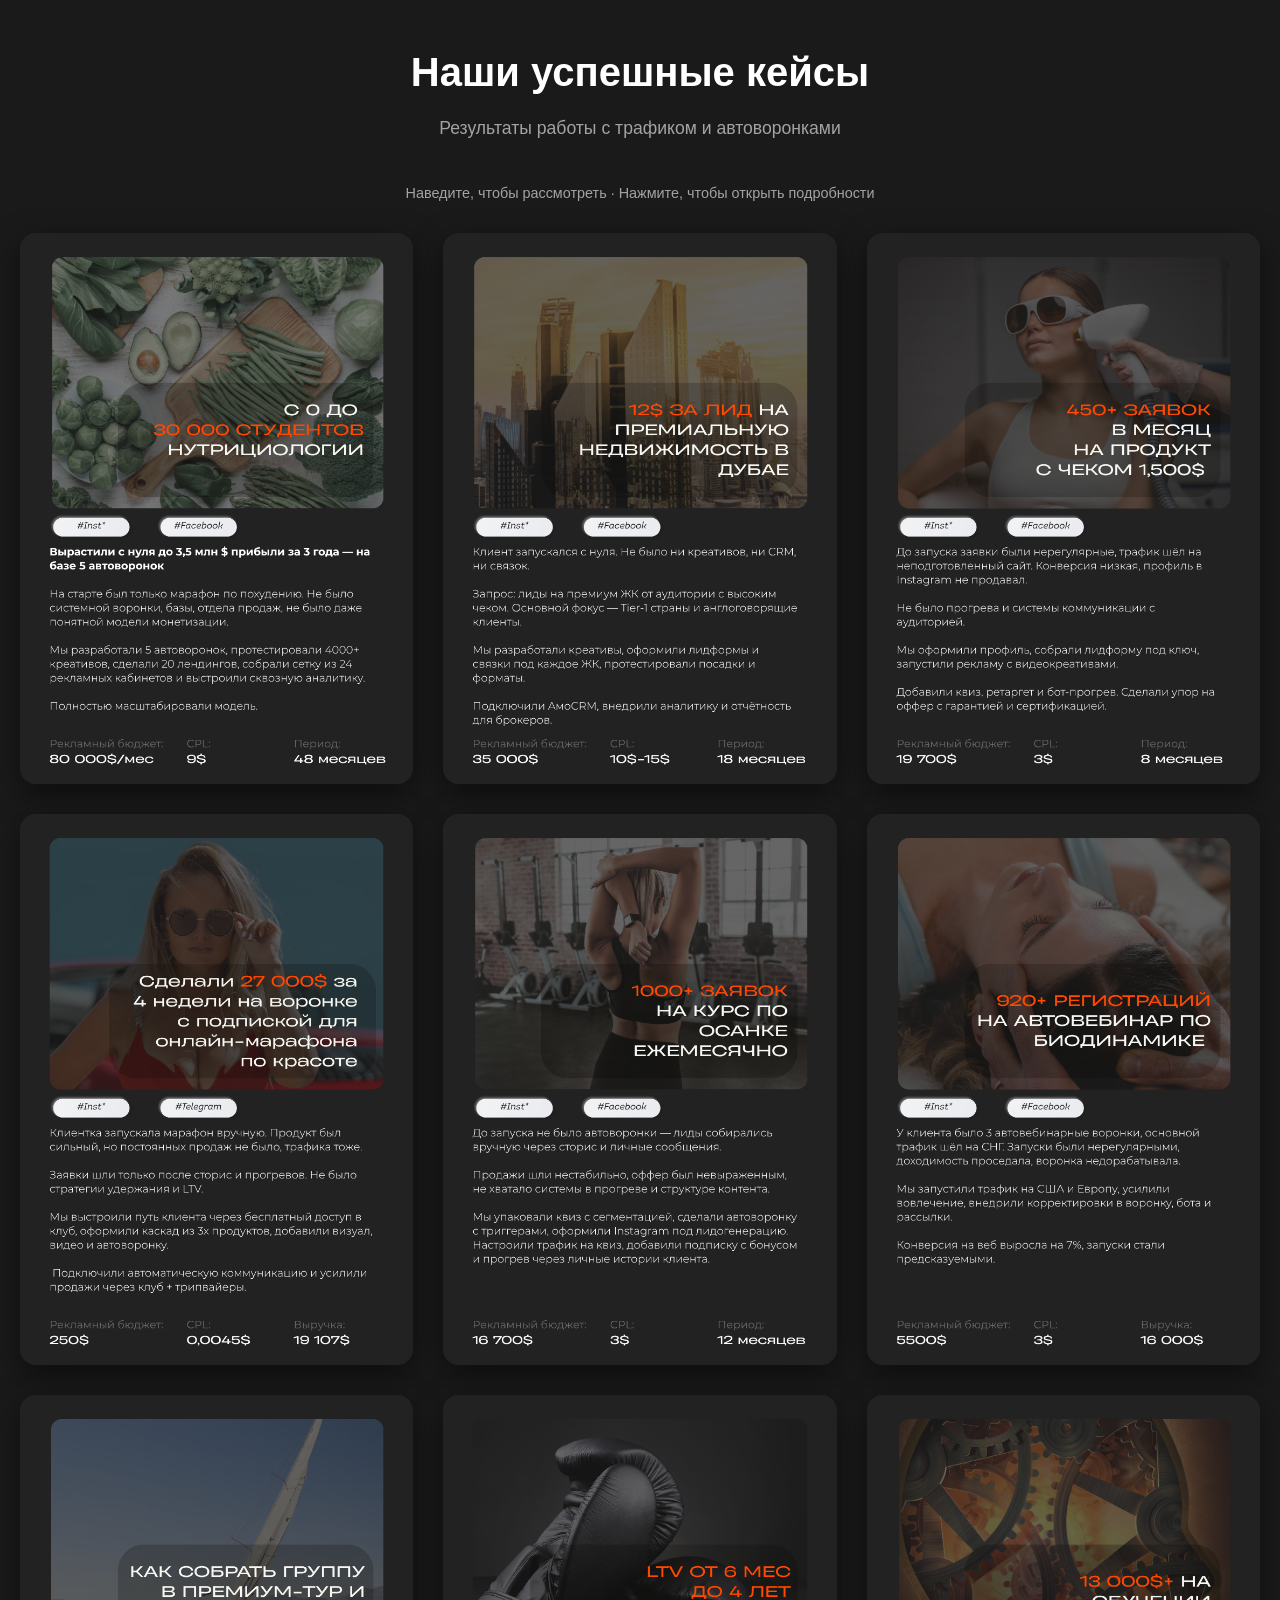
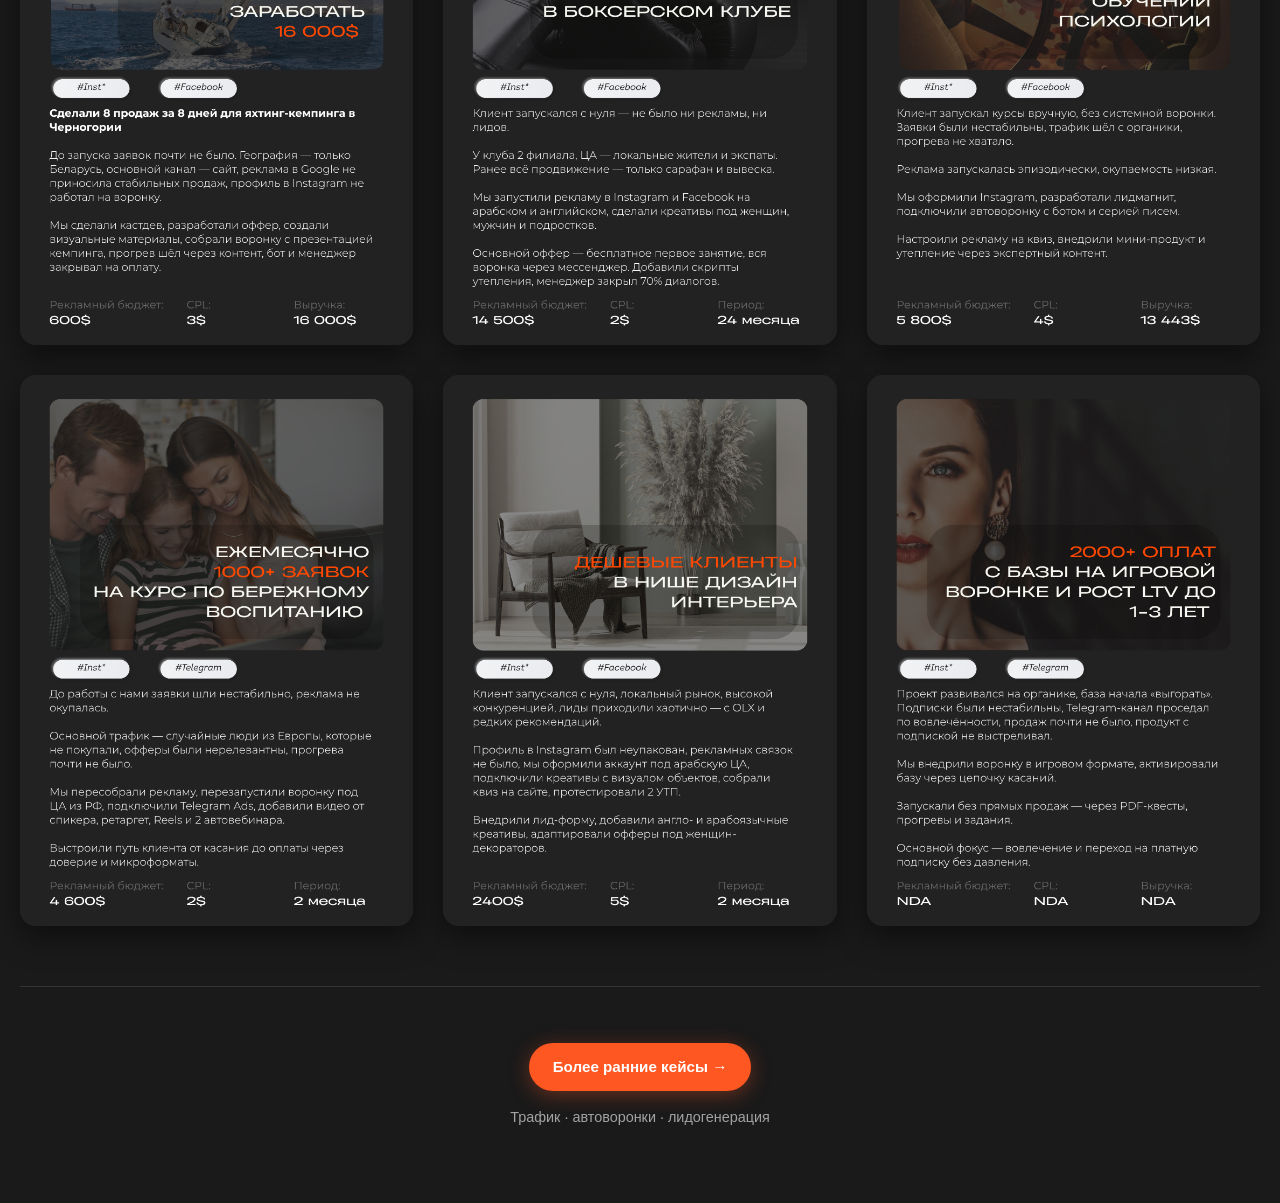
<file: index.html>
<!DOCTYPE html>
<html lang="ru">
<head>
  <meta charset="UTF-8">
  <meta name="viewport" content="width=device-width, initial-scale=1.0">
  <title>Кейсы: Трафик и Воронки</title>
  <meta name="description" content="12 кейсов по трафику, автоворонкам и лидогенерации — регистрации, заявки, рост LTV, премиум-ниши.">
  <style>
    :root {
      --bg-color: #1a1a1a;
      --card-bg: #262626;
      --text-main: #f0f0f0;
      --text-muted: #a3a3a3;
      --accent-orange: #ff5722;
      --tag-bg: #f5f5f5;
      --tag-text: #1a1a1a;
    }

    *, *::before, *::after { box-sizing: border-box; }

    body {
      margin: 0;
      padding: 40px 20px 60px;
      background: var(--bg-color);
      color: var(--text-main);
      font-family: "Segoe UI", Roboto, Helvetica, Arial, sans-serif;
      line-height: 1.6;
    }

    body.modal-open { overflow: hidden; }

    .container { max-width: 1400px; margin: 0 auto; }

    .header { text-align: center; margin-bottom: 40px; }

    .header h1 {
      font-size: clamp(1.75rem, 4vw, 2.5rem);
      margin: 0 0 10px;
      color: #fff;
    }

    .header p {
      color: var(--text-muted);
      font-size: 1.1rem;
      margin: 0;
    }

    .footer-actions {
      display: flex;
      justify-content: center;
      margin-top: 32px;
    }

    .btn {
      display: inline-flex;
      align-items: center;
      gap: 8px;
      padding: 12px 24px;
      border-radius: 999px;
      font-size: 0.95rem;
      font-weight: 600;
      text-decoration: none;
      transition: transform 0.2s ease, box-shadow 0.2s ease;
    }

    .btn-primary {
      background: var(--accent-orange);
      color: #fff;
      box-shadow: 0 4px 20px rgba(255, 87, 34, 0.35);
    }

    .btn-primary:hover {
      transform: translateY(-2px);
      box-shadow: 0 8px 28px rgba(255, 87, 34, 0.45);
    }

    .hint {
      text-align: center;
      color: var(--text-muted);
      font-size: 0.9rem;
      margin-bottom: 28px;
    }

    .cases-grid {
      display: grid;
      grid-template-columns: repeat(auto-fill, minmax(300px, 1fr));
      gap: 30px;
    }

    .case-card {
      margin: 0;
      padding: 0;
      border: none;
      border-radius: 16px;
      overflow: hidden;
      background: var(--card-bg);
      box-shadow: 0 10px 30px rgba(0, 0, 0, 0.5);
      cursor: pointer;
      transition: transform 0.35s ease, box-shadow 0.35s ease;
      transform-origin: center center;
      position: relative;
    }

    .case-card:hover,
    .case-card:focus-visible {
      transform: scale(1.06);
      box-shadow: 0 20px 50px rgba(255, 87, 34, 0.2);
      z-index: 2;
      outline: none;
    }

    .case-card img {
      display: block;
      width: 100%;
      height: auto;
      pointer-events: none;
    }

    .case-card::after {
      content: "Нажмите для подробностей";
      position: absolute;
      left: 0;
      right: 0;
      bottom: 0;
      padding: 12px;
      background: linear-gradient(transparent, rgba(0, 0, 0, 0.85));
      color: #fff;
      font-size: 0.8rem;
      text-align: center;
      opacity: 0;
      transition: opacity 0.3s ease;
    }

    .case-card:hover::after,
    .case-card:focus-visible::after { opacity: 1; }

    .site-footer {
      margin-top: 60px;
      padding-top: 24px;
      border-top: 1px solid #333;
      text-align: center;
      color: var(--text-muted);
      font-size: 0.9rem;
    }

    /* Modal */
    .modal {
      position: fixed;
      inset: 0;
      z-index: 1000;
      display: flex;
      align-items: center;
      justify-content: center;
      padding: 20px;
    }

    .modal[hidden] { display: none; }

    .modal-backdrop {
      position: absolute;
      inset: 0;
      background: rgba(0, 0, 0, 0.82);
      backdrop-filter: blur(4px);
    }

    .modal-dialog {
      position: relative;
      width: min(640px, 100%);
      max-height: 90vh;
      overflow-y: auto;
      background: #fff;
      color: #1a1a1a;
      border-radius: 20px;
      padding: 32px 28px 28px;
      box-shadow: 0 24px 80px rgba(0, 0, 0, 0.5);
    }

    .modal-close {
      position: absolute;
      top: 16px;
      right: 16px;
      width: 36px;
      height: 36px;
      border: none;
      border-radius: 50%;
      background: #f0f0f0;
      color: #333;
      font-size: 1.4rem;
      line-height: 1;
      cursor: pointer;
      transition: background 0.2s;
    }

    .modal-close:hover { background: #e0e0e0; }

    .modal-title {
      margin: 0 40px 12px 0;
      font-size: 1.4rem;
      font-weight: 800;
      text-transform: uppercase;
      letter-spacing: 0.3px;
    }

    .modal-tags {
      display: flex;
      gap: 8px;
      flex-wrap: wrap;
      margin-bottom: 24px;
    }

    .tag {
      background: var(--accent-orange);
      color: #fff;
      padding: 4px 14px;
      border-radius: 999px;
      font-size: 0.82rem;
      font-weight: 600;
    }

    .modal-section { margin-bottom: 22px; }

    .modal-section h3 {
      margin: 0 0 10px;
      font-size: 1rem;
      font-weight: 700;
      color: var(--accent-orange);
      text-transform: uppercase;
      letter-spacing: 0.5px;
    }

    .modal-section ul {
      margin: 0;
      padding-left: 20px;
    }

    .modal-section li {
      margin-bottom: 8px;
      color: #333;
    }

    .modal-stats {
      display: grid;
      grid-template-columns: repeat(auto-fit, minmax(120px, 1fr));
      gap: 16px;
      padding-top: 20px;
      border-top: 2px solid #eee;
      margin-top: 8px;
    }

    .modal-stat-label {
      display: block;
      font-size: 0.78rem;
      color: #888;
      margin-bottom: 4px;
    }

    .modal-stat-value {
      font-size: 1.25rem;
      font-weight: 800;
      color: #1a1a1a;
    }

    @media (max-width: 768px) {
      body { padding: 24px 16px 40px; }

      .cases-grid {
        grid-template-columns: 1fr;
        max-width: 420px;
        margin: 0 auto;
      }

      .case-card:hover,
      .case-card:focus-visible { transform: scale(1.03); }

      .modal-dialog { padding: 24px 20px 20px; }
    }
  </style>
</head>
<body>

<div class="container">
  <header class="header">
    <h1>Наши успешные кейсы</h1>
    <p>Результаты работы с трафиком и автоворонками</p>
  </header>

  <p class="hint">Наведите, чтобы рассмотреть · Нажмите, чтобы открыть подробности</p>

  <main class="cases-grid" id="cases-grid"></main>

  <footer class="site-footer">
    <div class="footer-actions">
      <a class="btn btn-primary" href="recent.html">Более ранние кейсы →</a>
    </div>
    <p>Трафик · автоворонки · лидогенерация</p>
  </footer>
</div>

<div id="case-modal" class="modal" hidden>
  <div class="modal-backdrop"></div>
  <div class="modal-dialog" role="dialog" aria-modal="true" aria-labelledby="modal-title">
    <button class="modal-close" type="button" aria-label="Закрыть">&times;</button>
    <h2 class="modal-title" id="modal-title"></h2>
    <div class="modal-tags"></div>
    <div class="modal-body"></div>
    <div class="modal-stats"></div>
  </div>
</div>

<script src="js/cases-data.js"></script>
<script src="js/sort-utils.js"></script>
<script>
  const grid = document.getElementById("cases-grid");
  const sortedCases = window.sortByRevenueDesc(window.CASES_DATA, (item) => {
    const stats = item.stats || {};
    return window.parseMoneyValue(stats.revenue) || window.parseMoneyValue(stats.budget);
  });

  sortedCases.forEach((item) => {
    const card = document.createElement("button");
    card.className = "case-card";
    card.type = "button";
    card.dataset.case = item.id;
    card.setAttribute("aria-label", "Открыть кейс: " + item.title);
    card.innerHTML = `<img src="${item.image}" alt="${item.title}" loading="lazy" width="730" height="1022">`;
    grid.appendChild(card);
  });
</script>
<script src="js/main.js"></script>
</body>
</html>
</file>
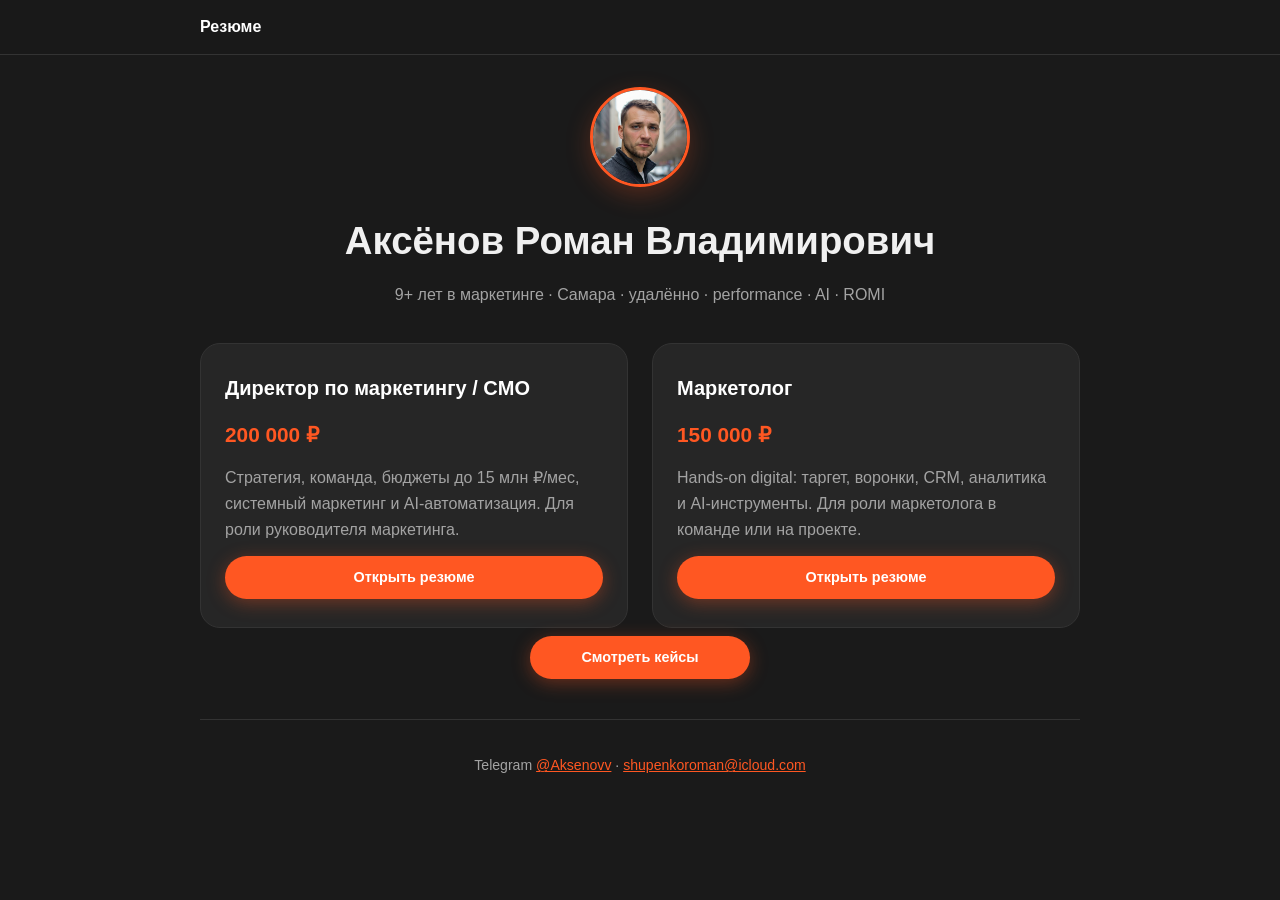
<file: resume/index.html>
<!DOCTYPE html>
<html lang="ru">
<head>
  <meta charset="UTF-8">
  <meta name="viewport" content="width=device-width, initial-scale=1.0">
  <title>Аксёнов Роман — Резюме</title>
  <meta name="description" content="Резюме Аксёнова Романа: директор по маркетингу / CMO и маркетолог. 9+ лет опыта, performance, AI, ROMI.">
  <style>
:root {
  --bg: #1a1a1a;
  --card: #262626;
  --card-soft: #2e2e2e;
  --text: #f0f0f0;
  --muted: #a3a3a3;
  --accent: #ff5722;
  --accent-soft: rgba(255, 87, 34, 0.15);
  --border: #333;
}

*, *::before, *::after { box-sizing: border-box; }

body {
  margin: 0;
  background: var(--bg);
  color: var(--text);
  font-family: "Segoe UI", Roboto, Helvetica, Arial, sans-serif;
  line-height: 1.6;
}

a { color: var(--accent); }

.container {
  max-width: 920px;
  margin: 0 auto;
  padding: 32px 20px 64px;
}

.topbar {
  position: sticky;
  top: 0;
  z-index: 10;
  backdrop-filter: blur(10px);
  background: rgba(26, 26, 26, 0.92);
  border-bottom: 1px solid var(--border);
}

.topbar-inner {
  max-width: 920px;
  margin: 0 auto;
  padding: 14px 20px;
  display: flex;
  justify-content: space-between;
  align-items: center;
  gap: 12px;
  flex-wrap: wrap;
}

.topbar-links {
  display: flex;
  gap: 10px;
  flex-wrap: wrap;
}

.btn {
  display: inline-flex;
  align-items: center;
  justify-content: center;
  gap: 8px;
  padding: 10px 18px;
  border-radius: 999px;
  font-size: 0.9rem;
  font-weight: 600;
  text-decoration: none;
  border: none;
  cursor: pointer;
  transition: transform 0.2s ease, box-shadow 0.2s ease;
}

.btn-primary {
  background: var(--accent);
  color: #fff;
  box-shadow: 0 4px 18px rgba(255, 87, 34, 0.35);
}

.btn-primary:hover {
  transform: translateY(-2px);
  box-shadow: 0 8px 24px rgba(255, 87, 34, 0.45);
}

.btn-ghost {
  background: var(--card);
  color: var(--text);
  border: 1px solid var(--border);
}

.btn-ghost:hover { border-color: var(--accent); }

.hero {
  background: linear-gradient(135deg, #2a2a2a 0%, #1f1f1f 100%);
  border: 1px solid var(--border);
  border-radius: 24px;
  padding: 32px 28px;
  margin-bottom: 28px;
  box-shadow: 0 16px 40px rgba(0, 0, 0, 0.35);
}

.hero-top {
  display: flex;
  align-items: center;
  gap: 24px;
  flex-wrap: wrap;
}

.hero-avatar {
  width: 120px;
  height: 120px;
  border-radius: 50%;
  object-fit: cover;
  border: 3px solid var(--accent);
  box-shadow: 0 8px 24px rgba(255, 87, 34, 0.25);
  flex-shrink: 0;
}

.hero-info { flex: 1; min-width: 220px; }

.hub-avatar {
  width: 100px;
  height: 100px;
  border-radius: 50%;
  object-fit: cover;
  border: 3px solid var(--accent);
  box-shadow: 0 8px 24px rgba(255, 87, 34, 0.25);
  margin-bottom: 16px;
}

.cases-cta {
  text-align: center;
  margin-top: 8px;
  margin-bottom: 32px;
}

.cases-cta .btn { min-width: 220px; }

.hero-badge {
  display: inline-block;
  background: var(--accent-soft);
  color: var(--accent);
  padding: 6px 14px;
  border-radius: 999px;
  font-size: 0.82rem;
  font-weight: 700;
  margin-bottom: 14px;
}

.hero h1 {
  margin: 0 0 8px;
  font-size: clamp(1.8rem, 4vw, 2.6rem);
  line-height: 1.15;
}

.hero-role {
  font-size: 1.15rem;
  color: #fff;
  margin: 0 0 6px;
}

.hero-meta {
  color: var(--muted);
  margin: 0 0 18px;
  font-size: 0.95rem;
}

.hero-salary {
  font-size: 1.5rem;
  font-weight: 800;
  color: var(--accent);
  margin: 0 0 20px;
}

.contacts {
  display: flex;
  flex-wrap: wrap;
  gap: 10px;
}

.contact-chip {
  display: inline-flex;
  align-items: center;
  padding: 8px 14px;
  border-radius: 999px;
  background: var(--card);
  border: 1px solid var(--border);
  color: var(--text);
  text-decoration: none;
  font-size: 0.88rem;
}

.contact-chip:hover { border-color: var(--accent); }

.metrics {
  display: grid;
  grid-template-columns: repeat(auto-fit, minmax(140px, 1fr));
  gap: 14px;
  margin-bottom: 28px;
}

.metric {
  background: var(--card);
  border: 1px solid var(--border);
  border-radius: 16px;
  padding: 18px 16px;
  text-align: center;
}

.metric-value {
  display: block;
  font-size: 1.35rem;
  font-weight: 800;
  color: #fff;
  margin-bottom: 4px;
}

.metric-label {
  font-size: 0.78rem;
  color: var(--muted);
}

.section {
  margin-bottom: 32px;
}

.section h2 {
  margin: 0 0 18px;
  font-size: 1.25rem;
  color: #fff;
  padding-bottom: 10px;
  border-bottom: 2px solid var(--accent);
}

.timeline { display: flex; flex-direction: column; gap: 18px; }

.job {
  background: var(--card);
  border: 1px solid var(--border);
  border-radius: 18px;
  padding: 22px 22px 18px;
  transition: transform 0.25s ease, box-shadow 0.25s ease;
}

.job:hover {
  transform: translateY(-2px);
  box-shadow: 0 12px 28px rgba(255, 87, 34, 0.08);
}

.job-header {
  display: flex;
  justify-content: space-between;
  gap: 12px;
  flex-wrap: wrap;
  margin-bottom: 8px;
}

.job-title {
  margin: 0;
  font-size: 1.08rem;
  color: #fff;
}

.job-period {
  color: var(--accent);
  font-size: 0.85rem;
  font-weight: 700;
  white-space: nowrap;
}

.job-company {
  color: var(--muted);
  font-size: 0.92rem;
  margin: 0 0 12px;
}

.job ul {
  margin: 0;
  padding-left: 18px;
  color: #d8d8d8;
}

.job li { margin-bottom: 6px; }

.job-results {
  margin-top: 14px;
  padding-top: 14px;
  border-top: 1px solid var(--border);
}

.job-results strong {
  display: block;
  margin-bottom: 8px;
  color: var(--accent);
  font-size: 0.85rem;
  text-transform: uppercase;
  letter-spacing: 0.4px;
}

.tags {
  display: flex;
  flex-wrap: wrap;
  gap: 8px;
}

.tag {
  background: #f5f5f5;
  color: #1a1a1a;
  padding: 6px 12px;
  border-radius: 999px;
  font-size: 0.82rem;
  font-weight: 600;
}

.about, .ai-block, .education-block {
  background: var(--card);
  border: 1px solid var(--border);
  border-radius: 18px;
  padding: 22px;
}

.about p, .ai-block p { margin: 0 0 12px; color: #d8d8d8; }
.about p:last-child, .ai-block p:last-child { margin-bottom: 0; }

.ai-block {
  border-color: rgba(255, 87, 34, 0.35);
  background: linear-gradient(180deg, rgba(255, 87, 34, 0.08) 0%, var(--card) 100%);
}

.ai-block h3 {
  margin: 0 0 12px;
  color: var(--accent);
  font-size: 1rem;
}

.ai-block ul {
  margin: 0;
  padding-left: 18px;
  color: #d8d8d8;
}

.lang-grid {
  display: grid;
  grid-template-columns: repeat(auto-fit, minmax(180px, 1fr));
  gap: 12px;
}

.lang-item {
  background: var(--card-soft);
  border-radius: 12px;
  padding: 12px 14px;
}

.lang-item strong { display: block; margin-bottom: 4px; }

.hub-header {
  text-align: center;
  margin-bottom: 36px;
}

.hub-header h1 {
  font-size: clamp(1.8rem, 4vw, 2.4rem);
  margin: 0 0 10px;
}

.hub-header p {
  color: var(--muted);
  margin: 0;
}

.hub-grid {
  display: grid;
  grid-template-columns: repeat(auto-fit, minmax(280px, 1fr));
  gap: 24px;
}

.hub-card {
  background: var(--card);
  border: 1px solid var(--border);
  border-radius: 20px;
  padding: 28px 24px;
  display: flex;
  flex-direction: column;
  gap: 14px;
  transition: transform 0.3s ease, box-shadow 0.3s ease;
}

.hub-card:hover {
  transform: translateY(-4px);
  box-shadow: 0 16px 36px rgba(255, 87, 34, 0.12);
}

.hub-card h2 {
  margin: 0;
  font-size: 1.25rem;
  color: #fff;
}

.hub-card p {
  margin: 0;
  color: var(--muted);
  flex-grow: 1;
}

.hub-card .salary {
  font-size: 1.3rem;
  font-weight: 800;
  color: var(--accent);
}

.hub-actions {
  display: flex;
  flex-direction: column;
  gap: 10px;
}

.site-footer {
  margin-top: 40px;
  padding-top: 20px;
  border-top: 1px solid var(--border);
  text-align: center;
  color: var(--muted);
  font-size: 0.88rem;
}

@media (max-width: 768px) {
  .container { padding: 24px 16px 48px; }
  .hero { padding: 24px 18px; }
  .hero-top { justify-content: center; text-align: center; }
  .hero-info { min-width: 100%; }
  .job { padding: 18px 16px; }
}

  </style>
</head>
<body>
<header class="topbar"><div class="topbar-inner"><span style="font-weight:700;color:#fff;">Резюме</span></div></header>
<main class="container">
<header class="hub-header">
<img class="hub-avatar" src="images/ava.png" alt="Аксёнов Роман Владимирович">
<h1>Аксёнов Роман Владимирович</h1>
<p>9+ лет в маркетинге · Самара · удалённо · performance · AI · ROMI</p>
</header>
<div class="hub-grid">
<article class="hub-card">
<h2>Директор по маркетингу / CMO</h2>
<p class="salary">200 000 ₽</p>
<p>Стратегия, команда, бюджеты до 15 млн ₽/мес, системный маркетинг и AI-автоматизация. Для роли руководителя маркетинга.</p>
<div class="hub-actions">
<a href="cmo.html" class="btn btn-primary">Открыть резюме</a>
</div></article>
<article class="hub-card">
<h2>Маркетолог</h2>
<p class="salary">150 000 ₽</p>
<p>Hands-on digital: таргет, воронки, CRM, аналитика и AI-инструменты. Для роли маркетолога в команде или на проекте.</p>
<div class="hub-actions">
<a href="marketer.html" class="btn btn-primary">Открыть резюме</a>
</div></article>
</div>
<section class="cases-cta">
<a href="https://projectretr0.github.io/cases/" class="btn btn-primary" target="_blank" rel="noopener">Смотреть кейсы</a>
</section>
<footer class="site-footer">
<p>Telegram <a href="https://t.me/Aksenovv" target="_blank" rel="noopener">@Aksenovv</a>
· <a href="mailto:shupenkoroman@icloud.com">shupenkoroman@icloud.com</a></p>
</footer>
</main>
</body>
</html>
</file>
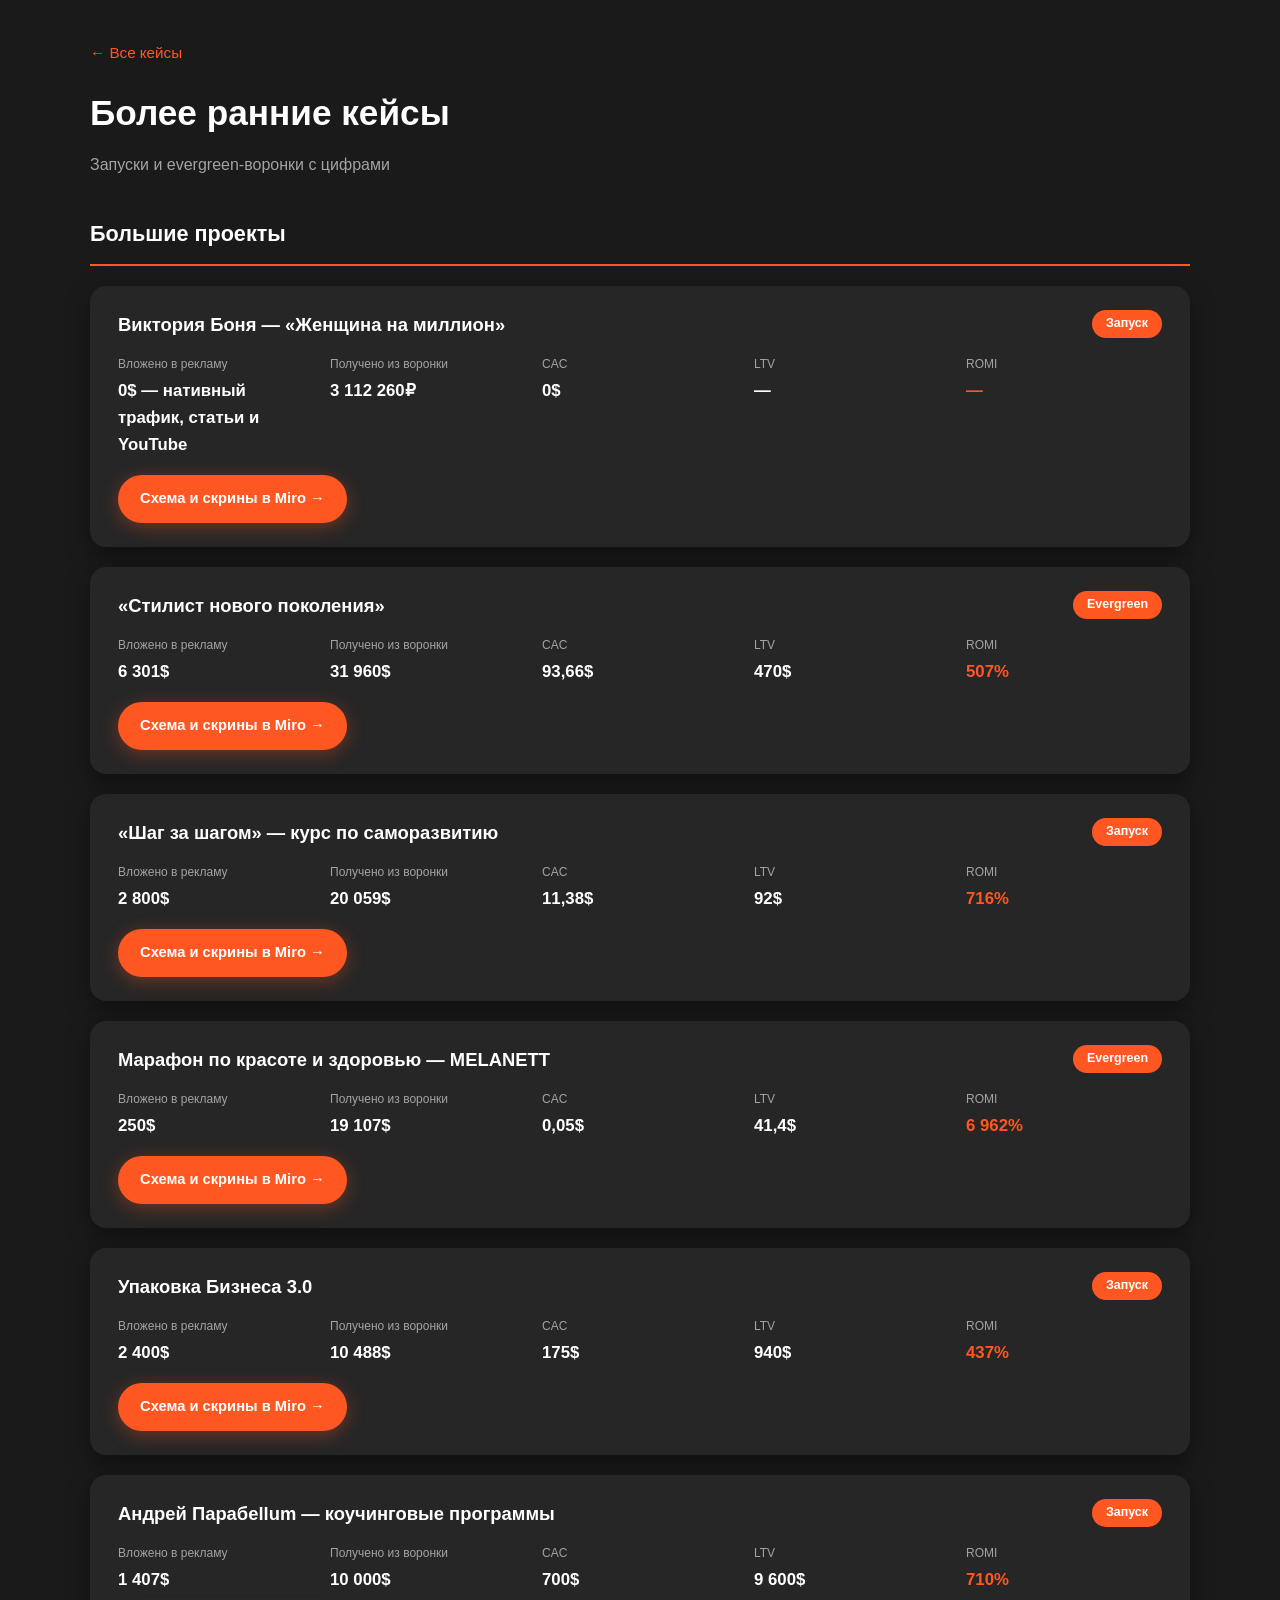
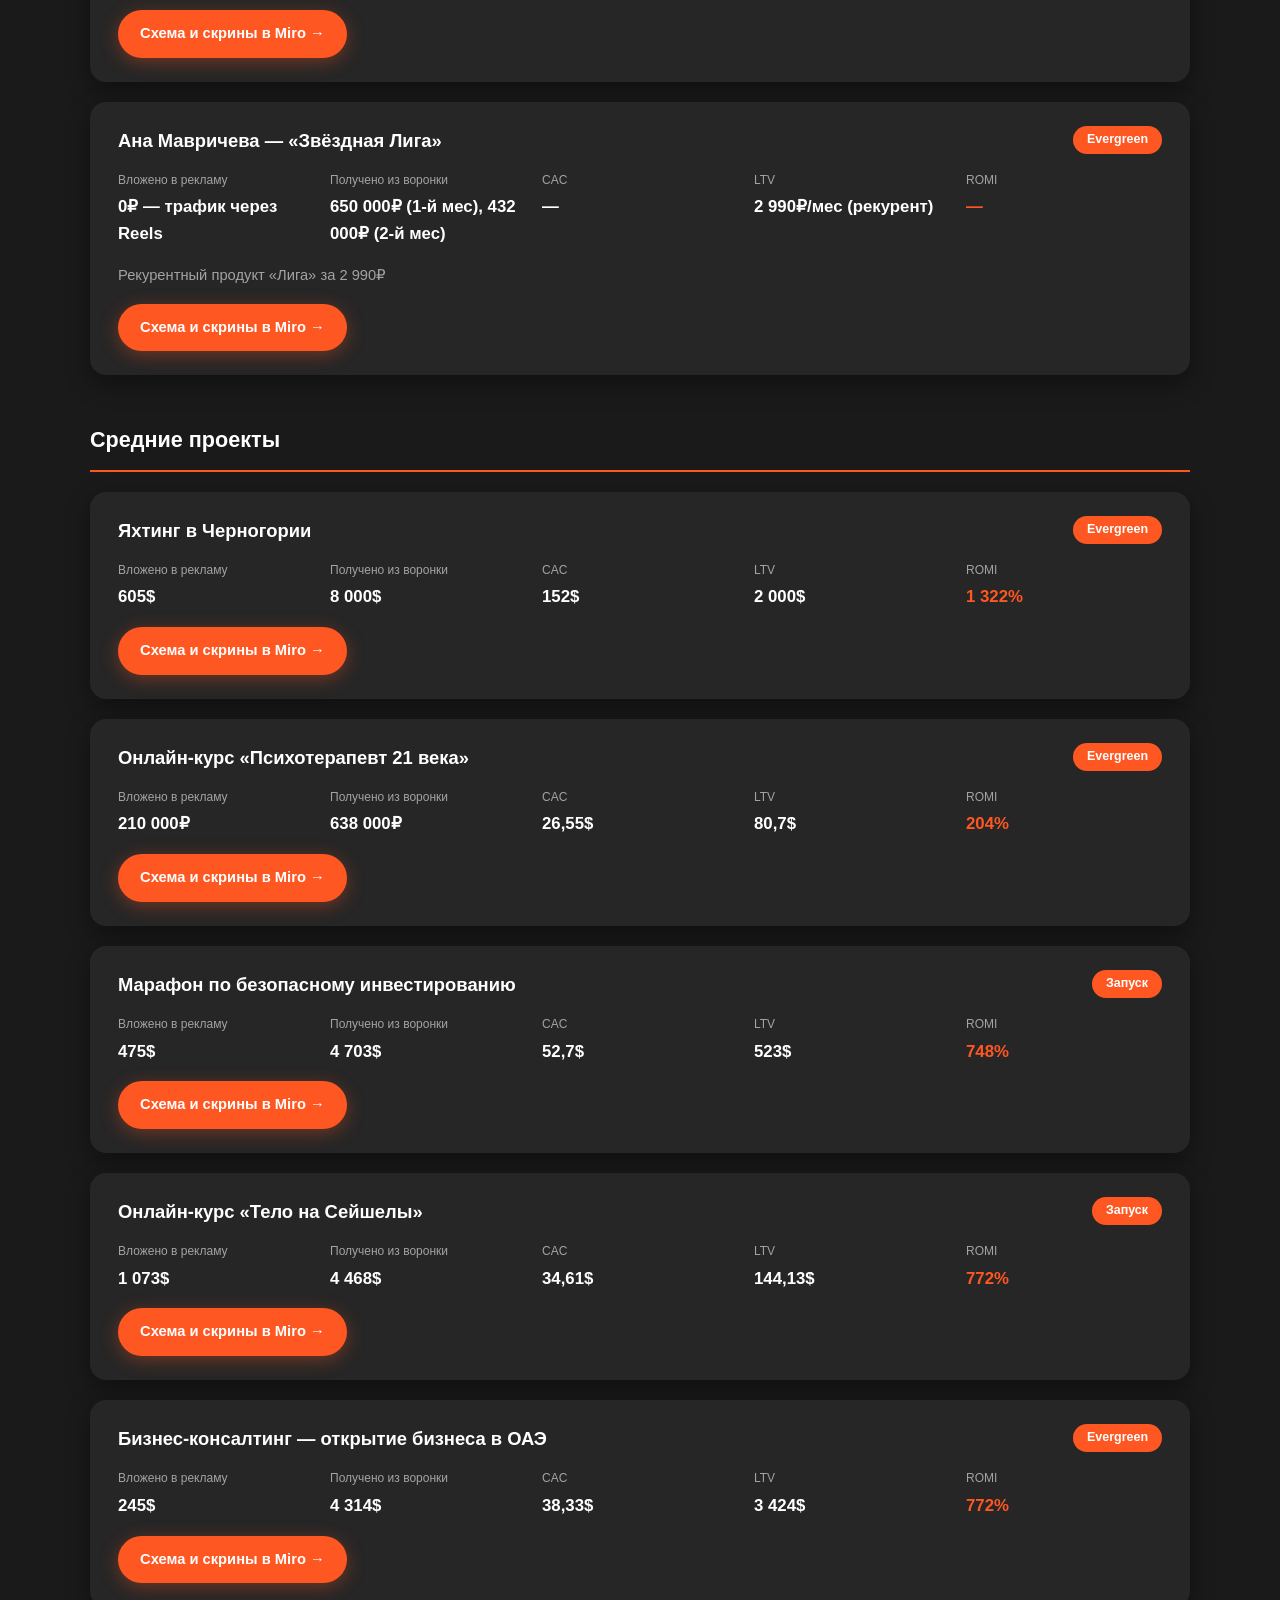
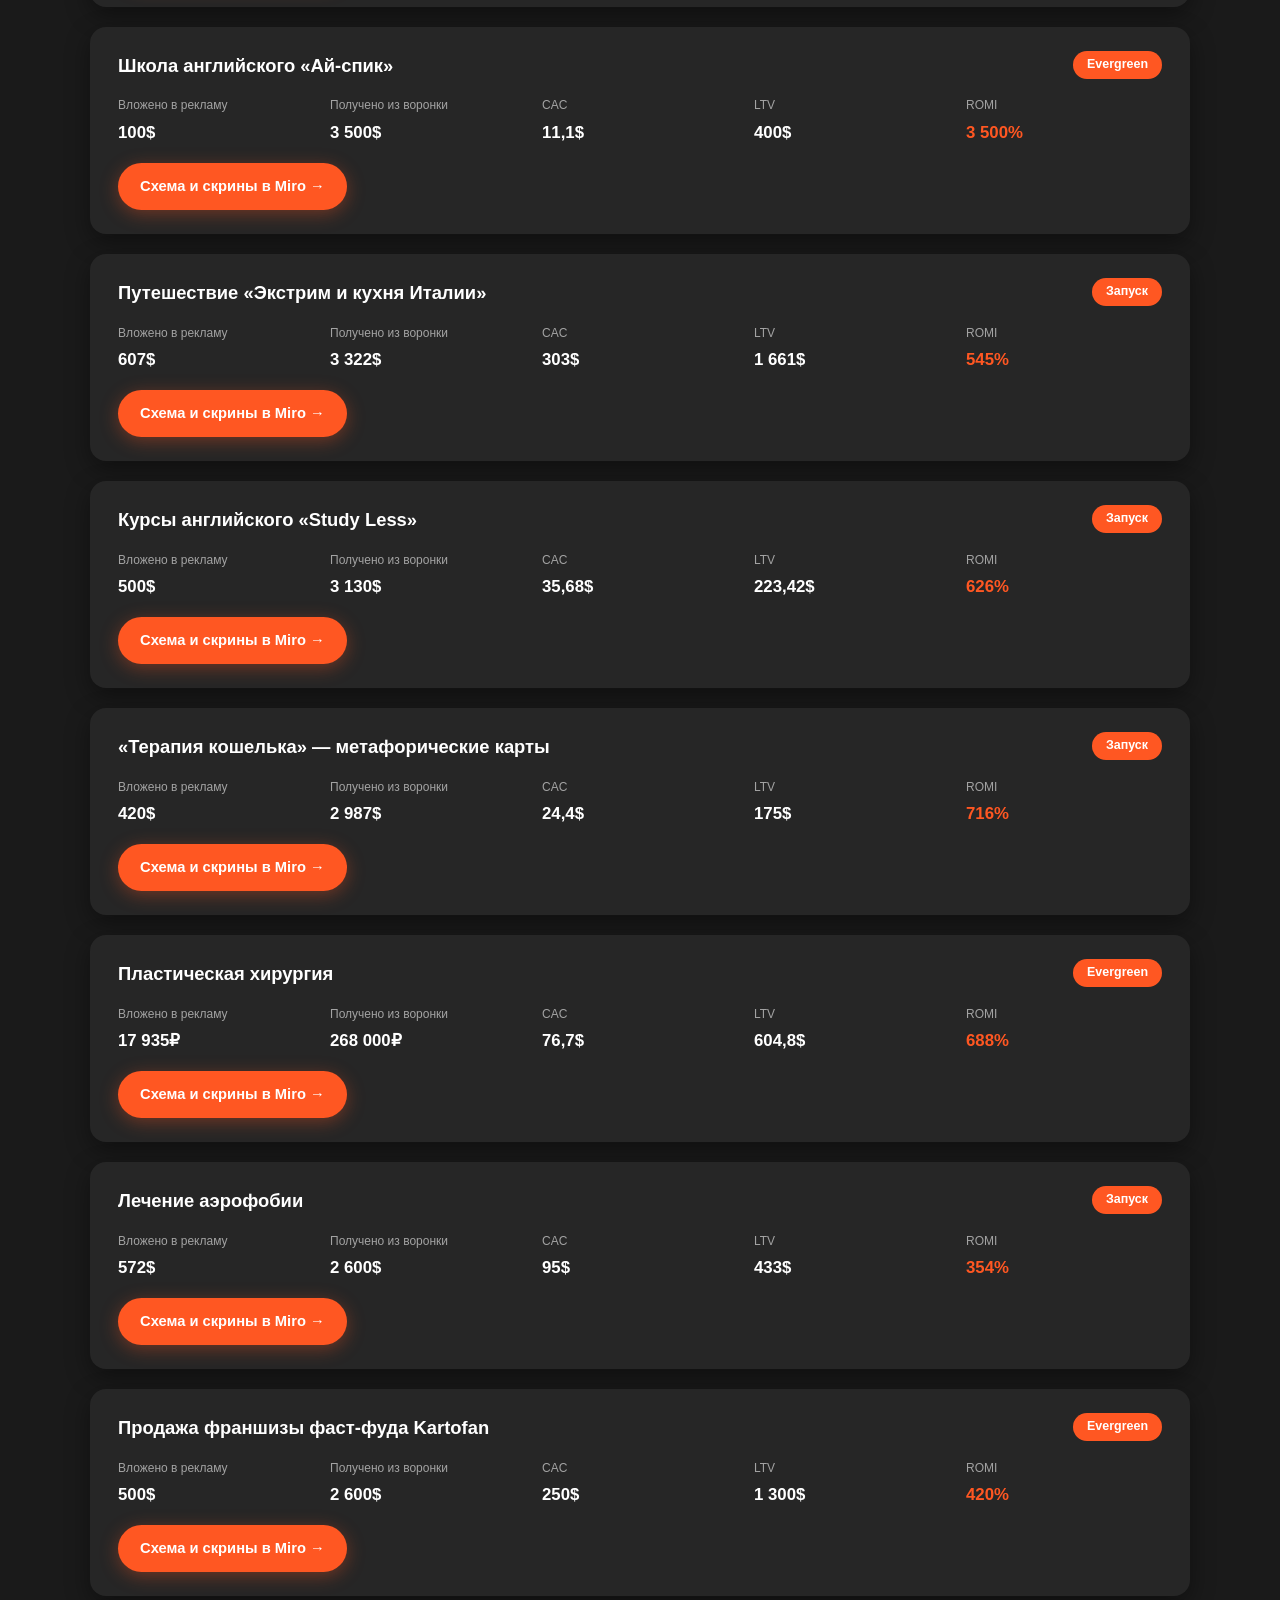
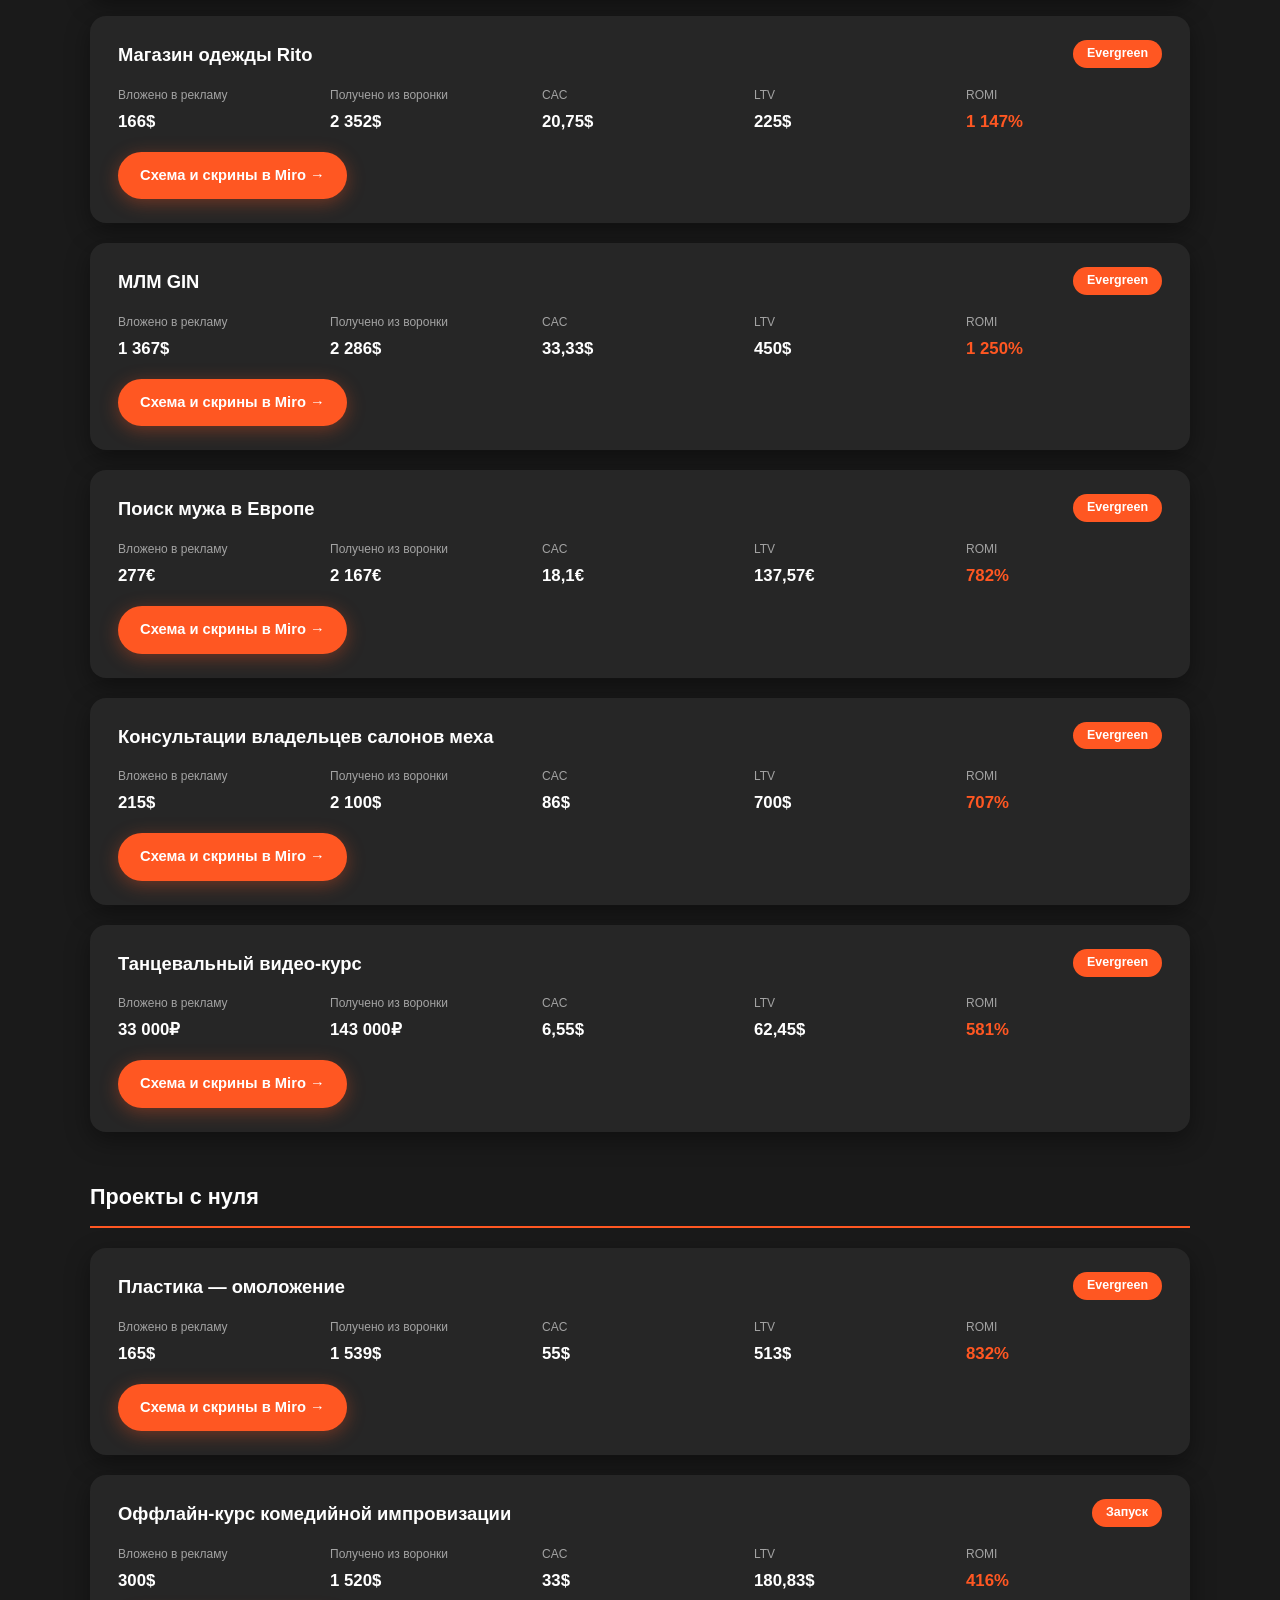
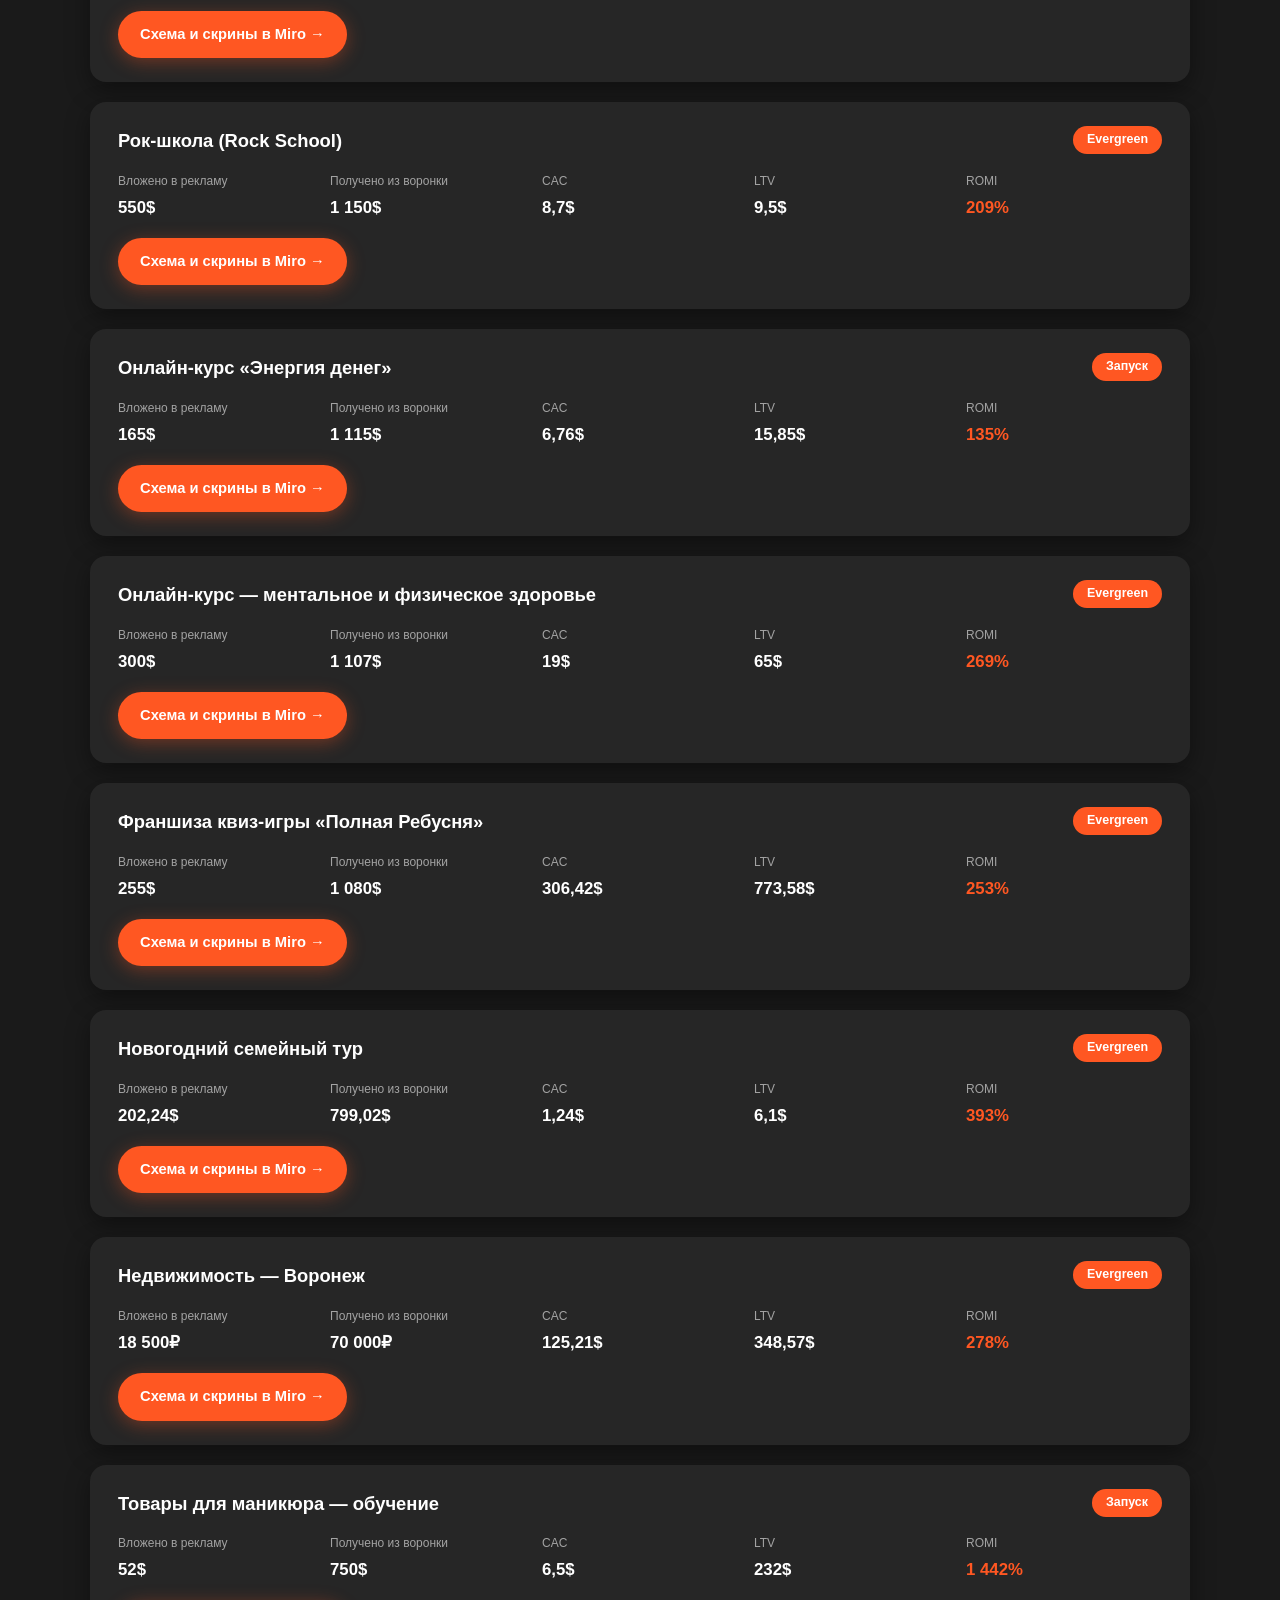
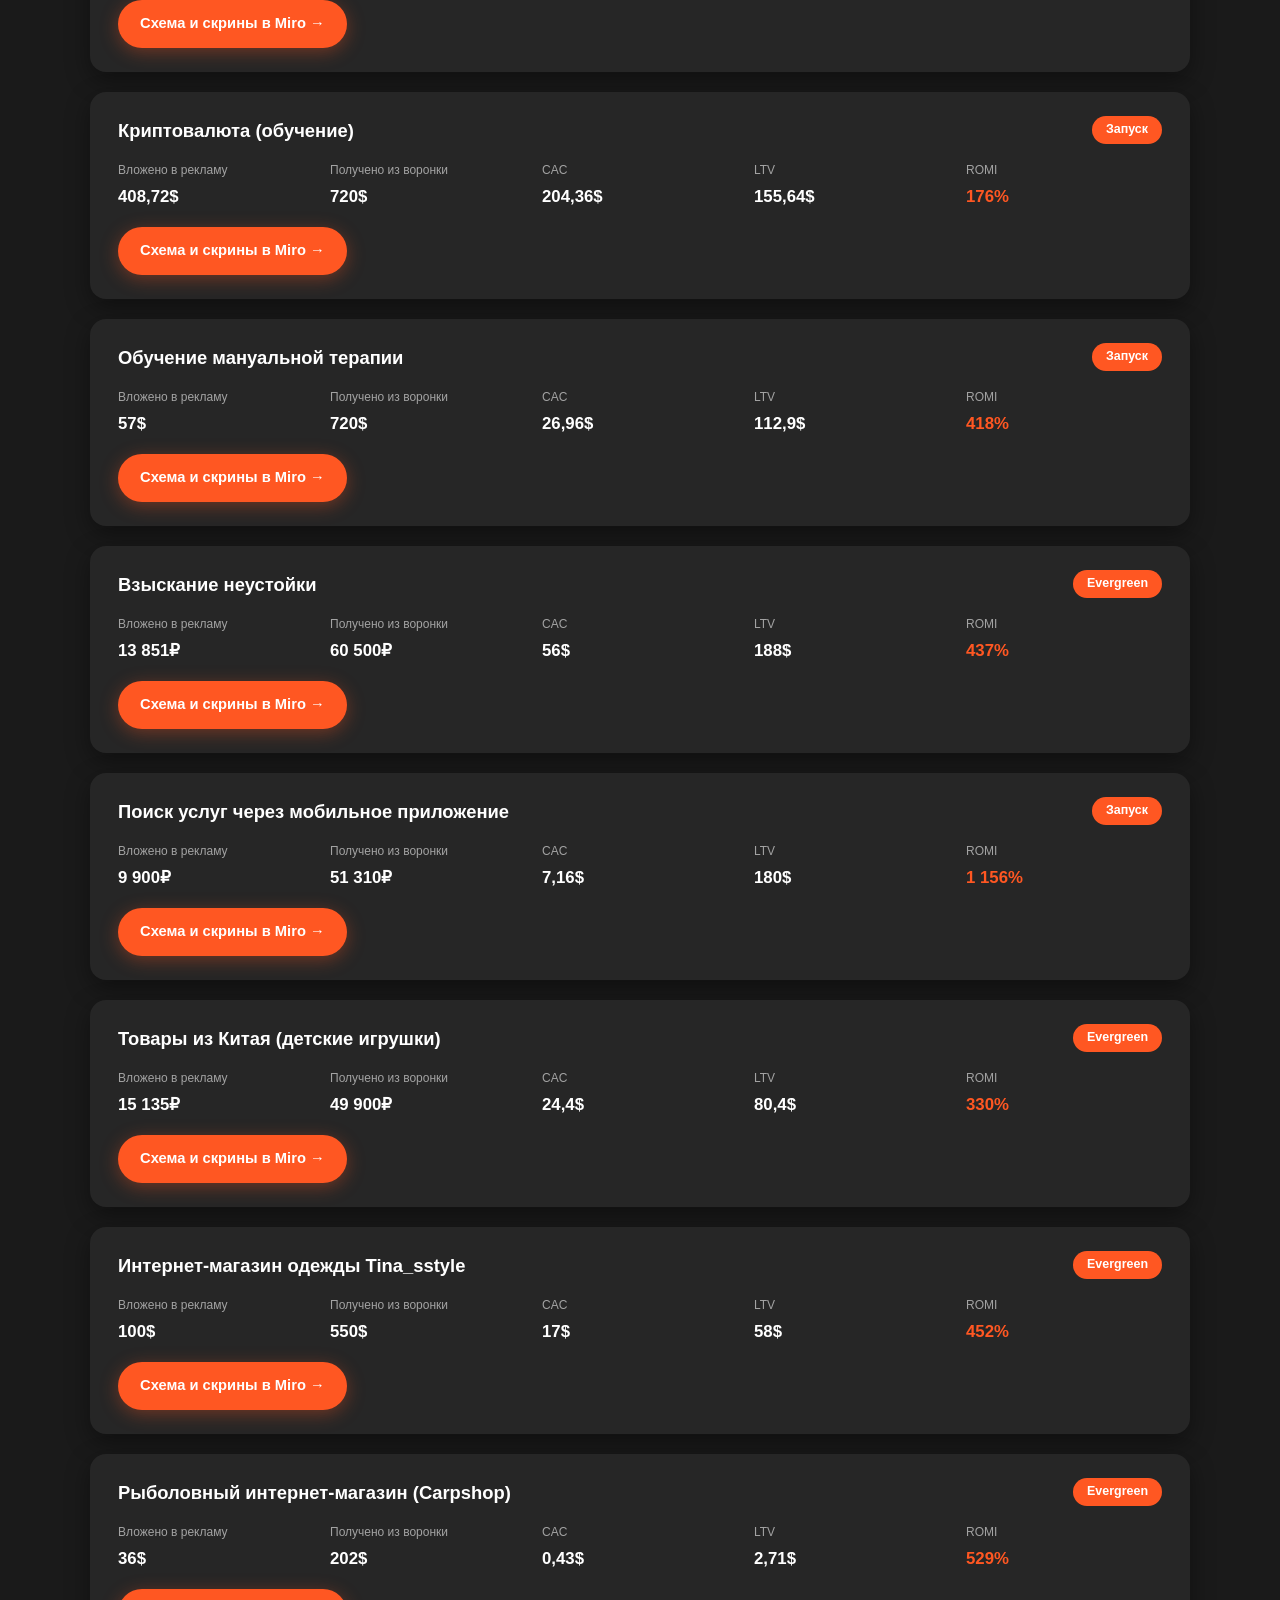
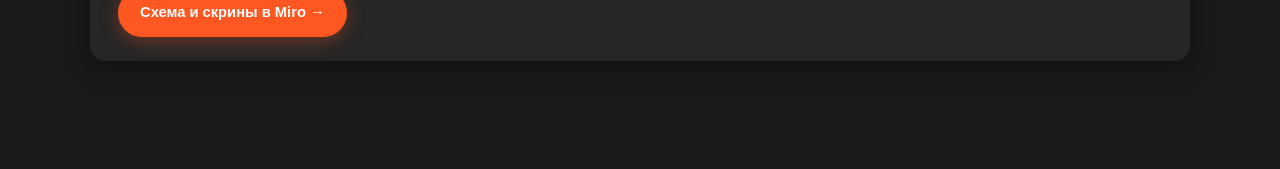
<file: recent.html>
<!DOCTYPE html>
<html lang="ru">
<head>
  <meta charset="UTF-8">
  <meta name="viewport" content="width=device-width, initial-scale=1.0">
  <title>Более ранние кейсы — Трафик и Воронки</title>
  <meta name="description" content="Кейсы по запускам и evergreen-воронкам — бюджет, выручка, CAC, LTV, ROMI.">
  <style>
    :root {
      --bg-color: #1a1a1a;
      --card-bg: #262626;
      --text-main: #f0f0f0;
      --text-muted: #a3a3a3;
      --accent-orange: #ff5722;
    }

    *, *::before, *::after { box-sizing: border-box; }

    body {
      margin: 0;
      padding: 40px 20px 60px;
      background: var(--bg-color);
      color: var(--text-main);
      font-family: "Segoe UI", Roboto, Helvetica, Arial, sans-serif;
      line-height: 1.6;
    }

    .container { max-width: 1100px; margin: 0 auto; }

    .header { margin-bottom: 40px; }

    .back-link {
      display: inline-flex;
      align-items: center;
      gap: 6px;
      color: var(--accent-orange);
      text-decoration: none;
      font-size: 0.95rem;
      margin-bottom: 20px;
    }

    .back-link:hover { text-decoration: underline; }

    .header h1 {
      font-size: clamp(1.5rem, 4vw, 2.2rem);
      margin: 0 0 10px;
      color: #fff;
    }

    .header p {
      color: var(--text-muted);
      margin: 0;
    }

    .sheet-section { margin-bottom: 48px; }

    .sheet-title {
      font-size: 1.35rem;
      color: #fff;
      margin: 0 0 20px;
      padding-bottom: 12px;
      border-bottom: 2px solid var(--accent-orange);
    }

    .sheet-empty {
      color: var(--text-muted);
      margin: 0;
      padding: 20px;
      background: var(--card-bg);
      border-radius: 12px;
    }

    .cases-list {
      display: flex;
      flex-direction: column;
      gap: 20px;
    }

    .recent-card {
      background: var(--card-bg);
      border-radius: 16px;
      padding: 24px 28px;
      box-shadow: 0 8px 24px rgba(0, 0, 0, 0.4);
      transition: transform 0.25s ease, box-shadow 0.25s ease;
    }

    .recent-card:hover {
      transform: translateY(-3px);
      box-shadow: 0 12px 32px rgba(255, 87, 34, 0.12);
    }

    .recent-card-header {
      display: flex;
      justify-content: space-between;
      align-items: flex-start;
      gap: 16px;
      flex-wrap: wrap;
      margin-bottom: 16px;
    }

    .recent-card h3 {
      margin: 0;
      font-size: 1.15rem;
      color: #fff;
      flex: 1;
      min-width: 200px;
    }

    .type-badge {
      background: var(--accent-orange);
      color: #fff;
      padding: 4px 14px;
      border-radius: 999px;
      font-size: 0.78rem;
      font-weight: 700;
      white-space: nowrap;
    }

    .stats-grid {
      display: grid;
      grid-template-columns: repeat(auto-fit, minmax(130px, 1fr));
      gap: 16px;
      margin-bottom: 16px;
    }

    .stat-item label {
      display: block;
      font-size: 0.75rem;
      color: var(--text-muted);
      margin-bottom: 4px;
    }

    .stat-item span {
      font-size: 1.05rem;
      font-weight: 700;
      color: #fff;
    }

    .stat-item .romi { color: var(--accent-orange); }

    .recent-note {
      margin: 0 0 16px;
      color: var(--text-muted);
      font-size: 0.92rem;
    }

    .btn-miro {
      display: inline-flex;
      align-items: center;
      justify-content: center;
      padding: 12px 22px;
      border-radius: 999px;
      background: var(--accent-orange);
      color: #fff;
      text-decoration: none;
      font-size: 0.92rem;
      font-weight: 700;
      box-shadow: 0 4px 18px rgba(255, 87, 34, 0.35);
      transition: transform 0.2s ease, box-shadow 0.2s ease;
    }

    .btn-miro:hover {
      transform: translateY(-2px);
      box-shadow: 0 8px 24px rgba(255, 87, 34, 0.45);
    }

    @media (max-width: 768px) {
      body { padding: 24px 16px 40px; }
      .recent-card { padding: 20px; }
    }
  </style>
</head>
<body>

<div class="container">
  <header class="header">
    <a class="back-link" href="index.html">← Все кейсы</a>
    <h1>Более ранние кейсы</h1>
    <p>Запуски и evergreen-воронки с цифрами</p>
  </header>

  <main id="recent-list"></main>
</div>

<script src="js/cases-data.js"></script>
<script src="js/sort-utils.js"></script>
<script src="js/recent.js"></script>
</body>
</html>
</file>
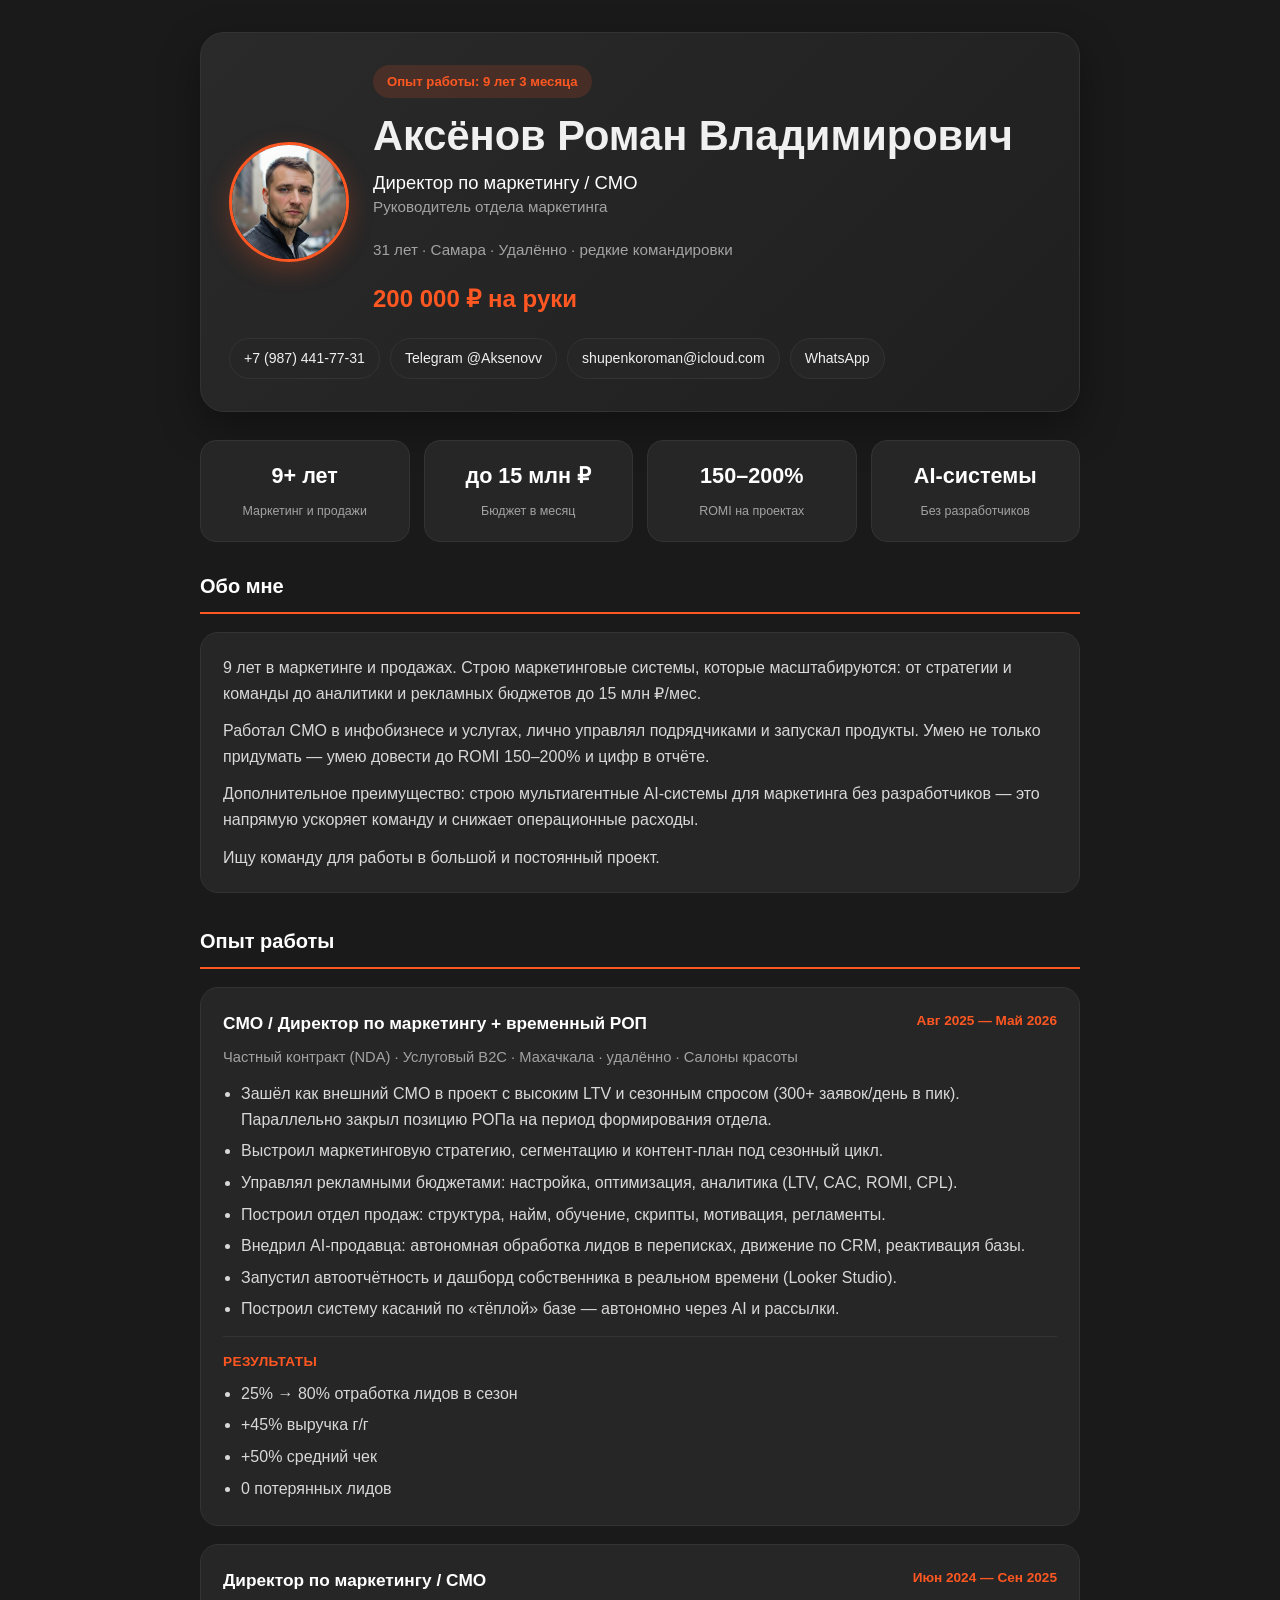
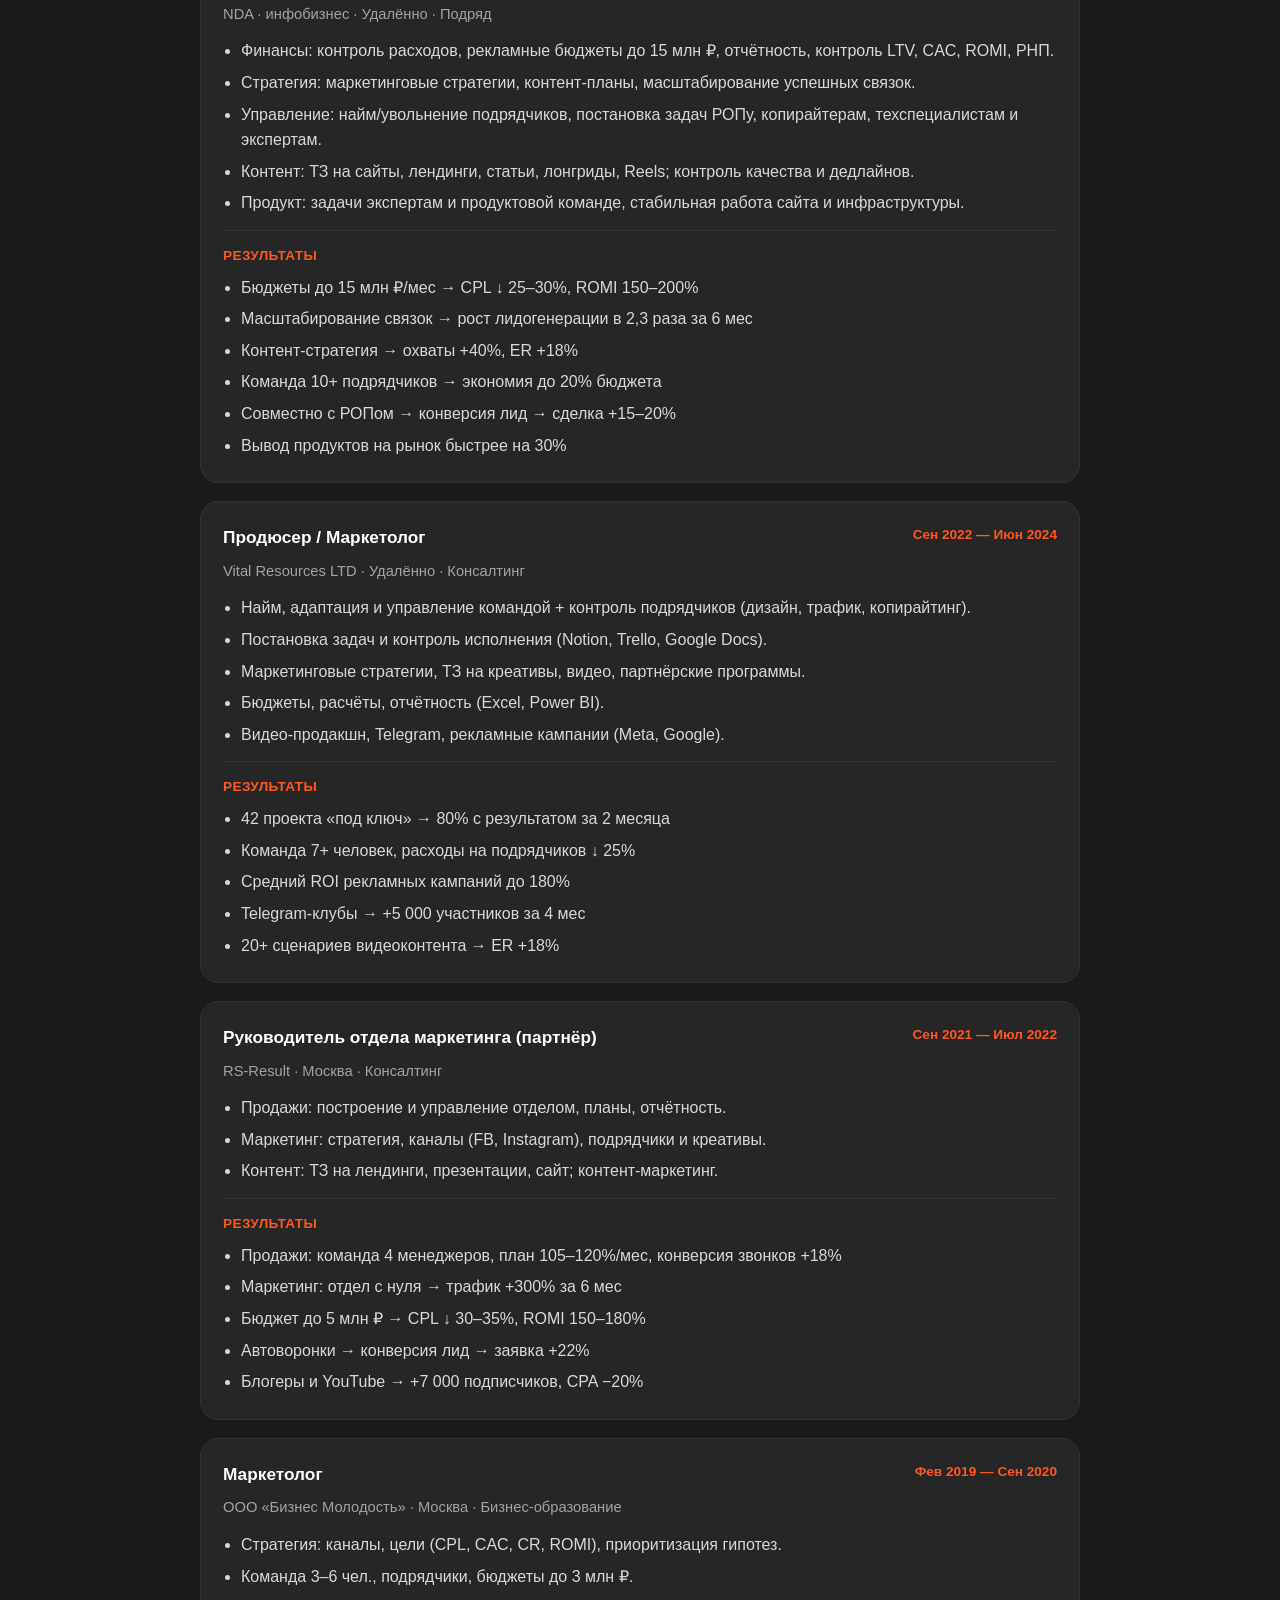
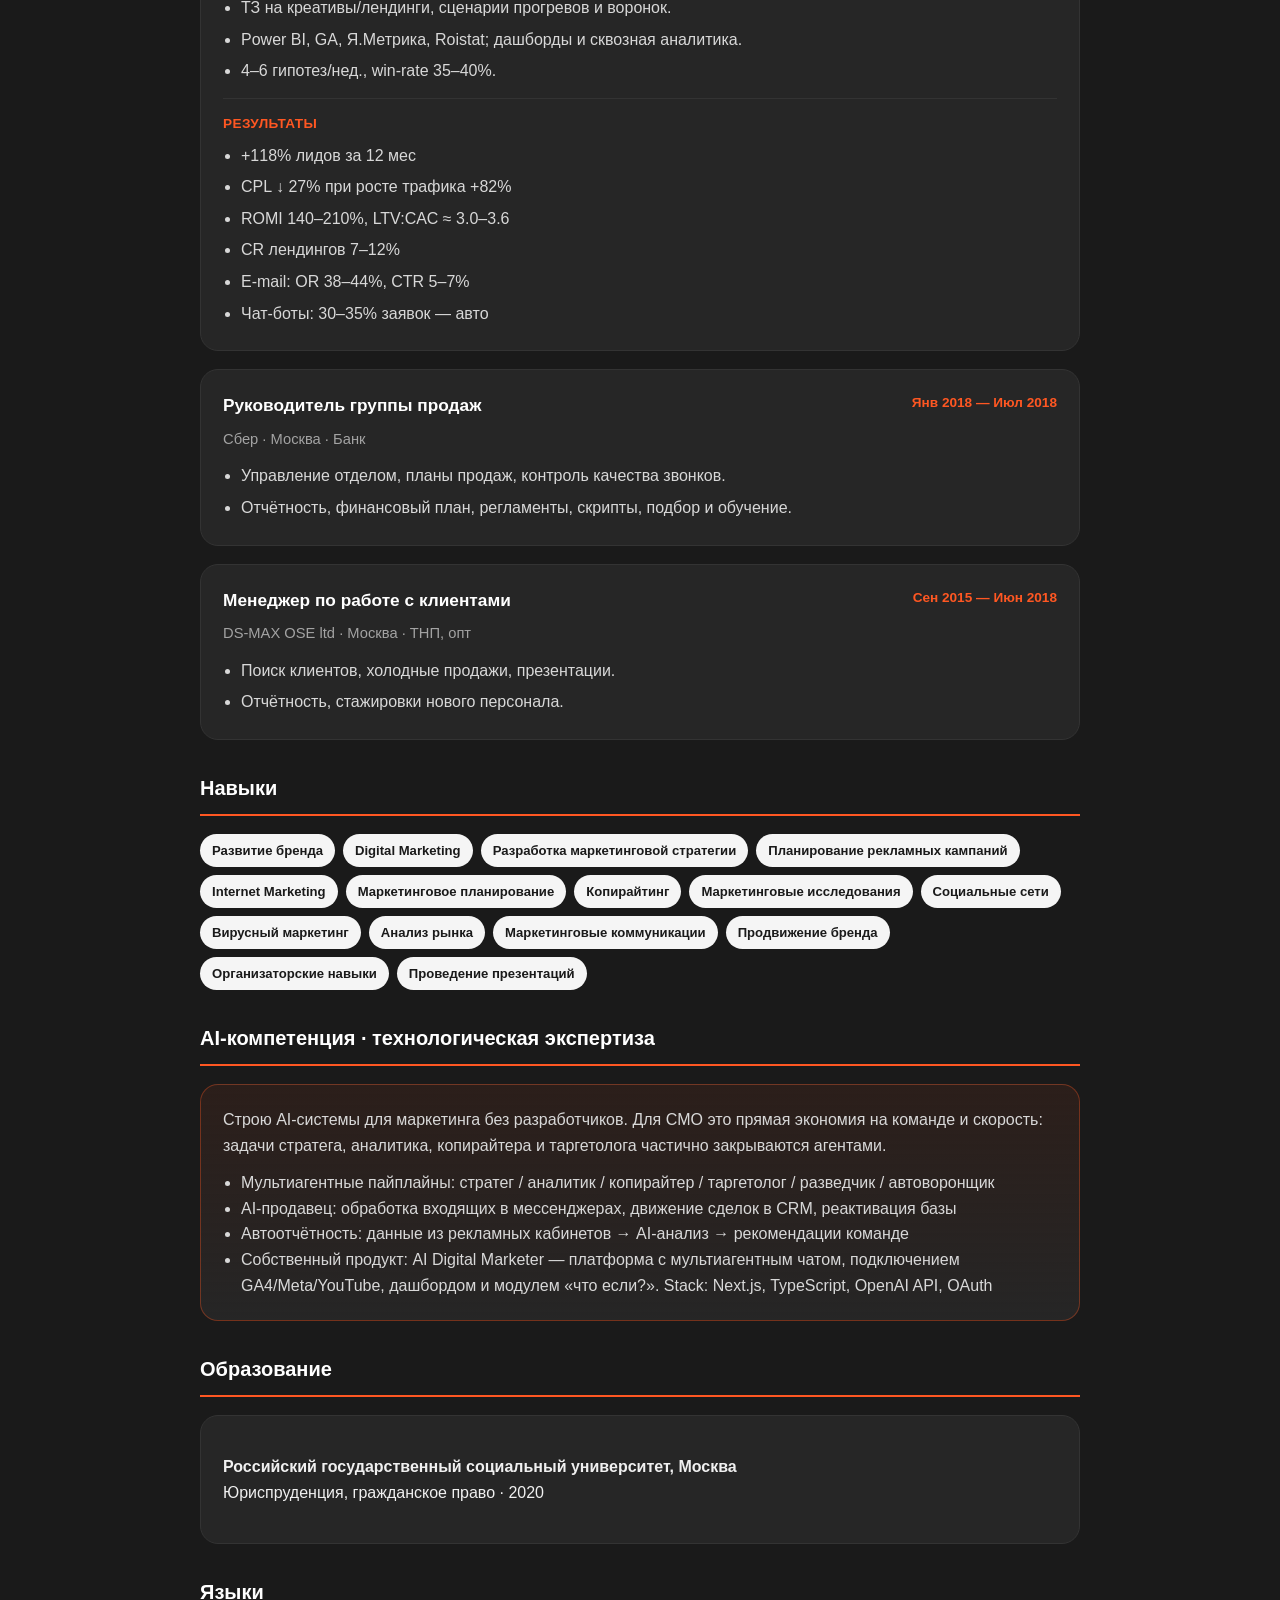
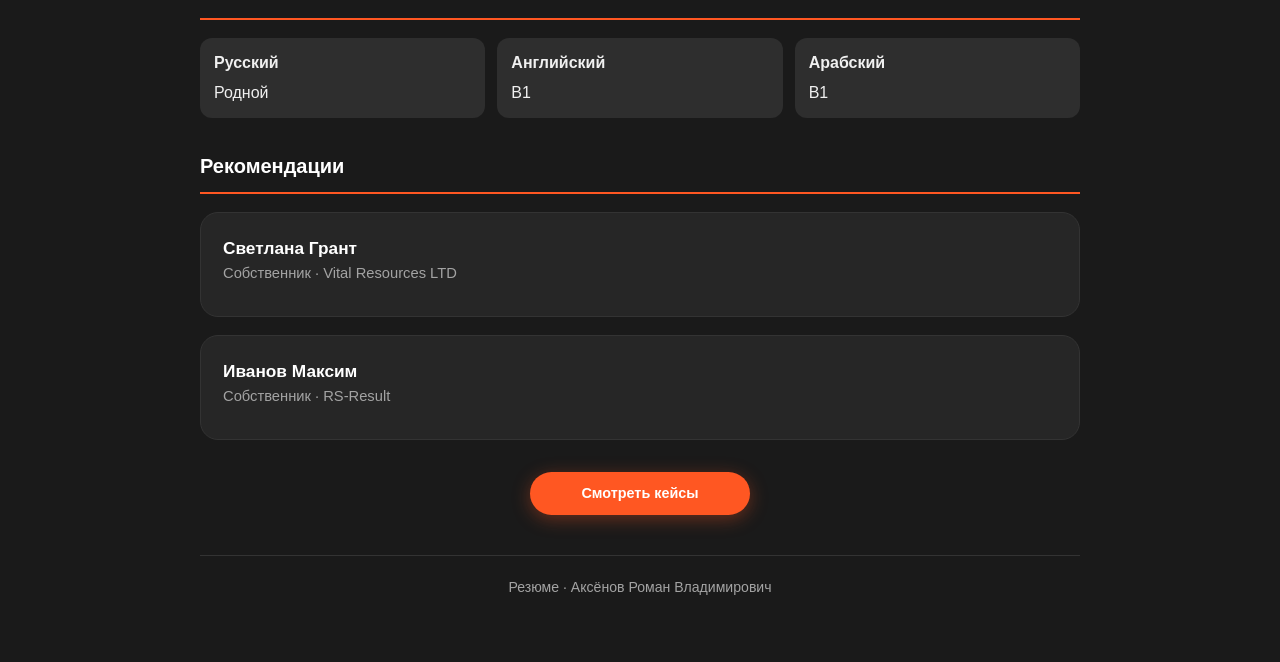
<file: resume/cmo.html>
<!DOCTYPE html>
<html lang="ru">
<head>
  <meta charset="UTF-8">
  <meta name="viewport" content="width=device-width, initial-scale=1.0">
  <title>Аксёнов Роман — CMO</title>
  <meta name="description" content="Резюме: директор по маркетингу / CMO. Бюджеты до 15 млн ₽, ROMI 150–200%, AI и системный маркетинг.">
  <style>
:root {
  --bg: #1a1a1a;
  --card: #262626;
  --card-soft: #2e2e2e;
  --text: #f0f0f0;
  --muted: #a3a3a3;
  --accent: #ff5722;
  --accent-soft: rgba(255, 87, 34, 0.15);
  --border: #333;
}

*, *::before, *::after { box-sizing: border-box; }

body {
  margin: 0;
  background: var(--bg);
  color: var(--text);
  font-family: "Segoe UI", Roboto, Helvetica, Arial, sans-serif;
  line-height: 1.6;
}

a { color: var(--accent); }

.container {
  max-width: 920px;
  margin: 0 auto;
  padding: 32px 20px 64px;
}

.topbar {
  position: sticky;
  top: 0;
  z-index: 10;
  backdrop-filter: blur(10px);
  background: rgba(26, 26, 26, 0.92);
  border-bottom: 1px solid var(--border);
}

.topbar-inner {
  max-width: 920px;
  margin: 0 auto;
  padding: 14px 20px;
  display: flex;
  justify-content: space-between;
  align-items: center;
  gap: 12px;
  flex-wrap: wrap;
}

.topbar-links {
  display: flex;
  gap: 10px;
  flex-wrap: wrap;
}

.btn {
  display: inline-flex;
  align-items: center;
  justify-content: center;
  gap: 8px;
  padding: 10px 18px;
  border-radius: 999px;
  font-size: 0.9rem;
  font-weight: 600;
  text-decoration: none;
  border: none;
  cursor: pointer;
  transition: transform 0.2s ease, box-shadow 0.2s ease;
}

.btn-primary {
  background: var(--accent);
  color: #fff;
  box-shadow: 0 4px 18px rgba(255, 87, 34, 0.35);
}

.btn-primary:hover {
  transform: translateY(-2px);
  box-shadow: 0 8px 24px rgba(255, 87, 34, 0.45);
}

.btn-ghost {
  background: var(--card);
  color: var(--text);
  border: 1px solid var(--border);
}

.btn-ghost:hover { border-color: var(--accent); }

.hero {
  background: linear-gradient(135deg, #2a2a2a 0%, #1f1f1f 100%);
  border: 1px solid var(--border);
  border-radius: 24px;
  padding: 32px 28px;
  margin-bottom: 28px;
  box-shadow: 0 16px 40px rgba(0, 0, 0, 0.35);
}

.hero-top {
  display: flex;
  align-items: center;
  gap: 24px;
  flex-wrap: wrap;
}

.hero-avatar {
  width: 120px;
  height: 120px;
  border-radius: 50%;
  object-fit: cover;
  border: 3px solid var(--accent);
  box-shadow: 0 8px 24px rgba(255, 87, 34, 0.25);
  flex-shrink: 0;
}

.hero-info { flex: 1; min-width: 220px; }

.hub-avatar {
  width: 100px;
  height: 100px;
  border-radius: 50%;
  object-fit: cover;
  border: 3px solid var(--accent);
  box-shadow: 0 8px 24px rgba(255, 87, 34, 0.25);
  margin-bottom: 16px;
}

.cases-cta {
  text-align: center;
  margin-top: 8px;
  margin-bottom: 32px;
}

.cases-cta .btn { min-width: 220px; }

.hero-badge {
  display: inline-block;
  background: var(--accent-soft);
  color: var(--accent);
  padding: 6px 14px;
  border-radius: 999px;
  font-size: 0.82rem;
  font-weight: 700;
  margin-bottom: 14px;
}

.hero h1 {
  margin: 0 0 8px;
  font-size: clamp(1.8rem, 4vw, 2.6rem);
  line-height: 1.15;
}

.hero-role {
  font-size: 1.15rem;
  color: #fff;
  margin: 0 0 6px;
}

.hero-meta {
  color: var(--muted);
  margin: 0 0 18px;
  font-size: 0.95rem;
}

.hero-salary {
  font-size: 1.5rem;
  font-weight: 800;
  color: var(--accent);
  margin: 0 0 20px;
}

.contacts {
  display: flex;
  flex-wrap: wrap;
  gap: 10px;
}

.contact-chip {
  display: inline-flex;
  align-items: center;
  padding: 8px 14px;
  border-radius: 999px;
  background: var(--card);
  border: 1px solid var(--border);
  color: var(--text);
  text-decoration: none;
  font-size: 0.88rem;
}

.contact-chip:hover { border-color: var(--accent); }

.metrics {
  display: grid;
  grid-template-columns: repeat(auto-fit, minmax(140px, 1fr));
  gap: 14px;
  margin-bottom: 28px;
}

.metric {
  background: var(--card);
  border: 1px solid var(--border);
  border-radius: 16px;
  padding: 18px 16px;
  text-align: center;
}

.metric-value {
  display: block;
  font-size: 1.35rem;
  font-weight: 800;
  color: #fff;
  margin-bottom: 4px;
}

.metric-label {
  font-size: 0.78rem;
  color: var(--muted);
}

.section {
  margin-bottom: 32px;
}

.section h2 {
  margin: 0 0 18px;
  font-size: 1.25rem;
  color: #fff;
  padding-bottom: 10px;
  border-bottom: 2px solid var(--accent);
}

.timeline { display: flex; flex-direction: column; gap: 18px; }

.job {
  background: var(--card);
  border: 1px solid var(--border);
  border-radius: 18px;
  padding: 22px 22px 18px;
  transition: transform 0.25s ease, box-shadow 0.25s ease;
}

.job:hover {
  transform: translateY(-2px);
  box-shadow: 0 12px 28px rgba(255, 87, 34, 0.08);
}

.job-header {
  display: flex;
  justify-content: space-between;
  gap: 12px;
  flex-wrap: wrap;
  margin-bottom: 8px;
}

.job-title {
  margin: 0;
  font-size: 1.08rem;
  color: #fff;
}

.job-period {
  color: var(--accent);
  font-size: 0.85rem;
  font-weight: 700;
  white-space: nowrap;
}

.job-company {
  color: var(--muted);
  font-size: 0.92rem;
  margin: 0 0 12px;
}

.job ul {
  margin: 0;
  padding-left: 18px;
  color: #d8d8d8;
}

.job li { margin-bottom: 6px; }

.job-results {
  margin-top: 14px;
  padding-top: 14px;
  border-top: 1px solid var(--border);
}

.job-results strong {
  display: block;
  margin-bottom: 8px;
  color: var(--accent);
  font-size: 0.85rem;
  text-transform: uppercase;
  letter-spacing: 0.4px;
}

.tags {
  display: flex;
  flex-wrap: wrap;
  gap: 8px;
}

.tag {
  background: #f5f5f5;
  color: #1a1a1a;
  padding: 6px 12px;
  border-radius: 999px;
  font-size: 0.82rem;
  font-weight: 600;
}

.about, .ai-block, .education-block {
  background: var(--card);
  border: 1px solid var(--border);
  border-radius: 18px;
  padding: 22px;
}

.about p, .ai-block p { margin: 0 0 12px; color: #d8d8d8; }
.about p:last-child, .ai-block p:last-child { margin-bottom: 0; }

.ai-block {
  border-color: rgba(255, 87, 34, 0.35);
  background: linear-gradient(180deg, rgba(255, 87, 34, 0.08) 0%, var(--card) 100%);
}

.ai-block h3 {
  margin: 0 0 12px;
  color: var(--accent);
  font-size: 1rem;
}

.ai-block ul {
  margin: 0;
  padding-left: 18px;
  color: #d8d8d8;
}

.lang-grid {
  display: grid;
  grid-template-columns: repeat(auto-fit, minmax(180px, 1fr));
  gap: 12px;
}

.lang-item {
  background: var(--card-soft);
  border-radius: 12px;
  padding: 12px 14px;
}

.lang-item strong { display: block; margin-bottom: 4px; }

.hub-header {
  text-align: center;
  margin-bottom: 36px;
}

.hub-header h1 {
  font-size: clamp(1.8rem, 4vw, 2.4rem);
  margin: 0 0 10px;
}

.hub-header p {
  color: var(--muted);
  margin: 0;
}

.hub-grid {
  display: grid;
  grid-template-columns: repeat(auto-fit, minmax(280px, 1fr));
  gap: 24px;
}

.hub-card {
  background: var(--card);
  border: 1px solid var(--border);
  border-radius: 20px;
  padding: 28px 24px;
  display: flex;
  flex-direction: column;
  gap: 14px;
  transition: transform 0.3s ease, box-shadow 0.3s ease;
}

.hub-card:hover {
  transform: translateY(-4px);
  box-shadow: 0 16px 36px rgba(255, 87, 34, 0.12);
}

.hub-card h2 {
  margin: 0;
  font-size: 1.25rem;
  color: #fff;
}

.hub-card p {
  margin: 0;
  color: var(--muted);
  flex-grow: 1;
}

.hub-card .salary {
  font-size: 1.3rem;
  font-weight: 800;
  color: var(--accent);
}

.hub-actions {
  display: flex;
  flex-direction: column;
  gap: 10px;
}

.site-footer {
  margin-top: 40px;
  padding-top: 20px;
  border-top: 1px solid var(--border);
  text-align: center;
  color: var(--muted);
  font-size: 0.88rem;
}

@media (max-width: 768px) {
  .container { padding: 24px 16px 48px; }
  .hero { padding: 24px 18px; }
  .hero-top { justify-content: center; text-align: center; }
  .hero-info { min-width: 100%; }
  .job { padding: 18px 16px; }
}

  </style>
</head>
<body>
<main class="container">
<section class="hero">
<div class="hero-top">
<img class="hero-avatar" src="images/ava.png" alt="Аксёнов Роман Владимирович">
<div class="hero-info">
<span class="hero-badge">Опыт работы: 9 лет 3 месяца</span>
<h1>Аксёнов Роман Владимирович</h1>
<p class="hero-role">Директор по маркетингу / CMO</p>
<p class="hero-meta" style="margin-top:-8px;">Руководитель отдела маркетинга</p>
<p class="hero-meta">31 лет · Самара · Удалённо · редкие командировки</p>
<p class="hero-salary">200 000 ₽ на руки</p>
</div></div>
<div class="contacts">
<a class="contact-chip" href="tel:+7(987)441-77-31">+7 (987) 441-77-31</a>
<a class="contact-chip" href="https://t.me/Aksenovv" target="_blank" rel="noopener">Telegram @Aksenovv</a>
<a class="contact-chip" href="mailto:shupenkoroman@icloud.com">shupenkoroman@icloud.com</a>
<a class="contact-chip" href="https://wa.me/6282266071030" target="_blank" rel="noopener">WhatsApp</a>
</div></section>
<div class="metrics"><div class="metric"><span class="metric-value">9+ лет</span><span class="metric-label">Маркетинг и продажи</span></div><div class="metric"><span class="metric-value">до 15 млн ₽</span><span class="metric-label">Бюджет в месяц</span></div><div class="metric"><span class="metric-value">150–200%</span><span class="metric-label">ROMI на проектах</span></div><div class="metric"><span class="metric-value">AI-системы</span><span class="metric-label">Без разработчиков</span></div></div>
<section class="section"><h2>Обо мне</h2><div class="about"><p>9 лет в маркетинге и продажах. Строю маркетинговые системы, которые масштабируются: от стратегии и команды до аналитики и рекламных бюджетов до 15 млн ₽/мес.</p><p>Работал CMO в инфобизнесе и услугах, лично управлял подрядчиками и запускал продукты. Умею не только придумать — умею довести до ROMI 150–200% и цифр в отчёте.</p><p>Дополнительное преимущество: строю мультиагентные AI-системы для маркетинга без разработчиков — это напрямую ускоряет команду и снижает операционные расходы.</p><p>Ищу команду для работы в большой и постоянный проект.</p></div></section>
<section class="section"><h2>Опыт работы</h2><div class="timeline"><article class="job">
<div class="job-header">
<h3 class="job-title">CMO / Директор по маркетингу + временный РОП</h3>
<span class="job-period">Авг 2025 — Май 2026</span>
</div>
<p class="job-company">Частный контракт (NDA) · Услуговый B2C · Махачкала · удалённо · Салоны красоты</p>
<ul><li>Зашёл как внешний CMO в проект с высоким LTV и сезонным спросом (300+ заявок/день в пик). Параллельно закрыл позицию РОПа на период формирования отдела.</li><li>Выстроил маркетинговую стратегию, сегментацию и контент-план под сезонный цикл.</li><li>Управлял рекламными бюджетами: настройка, оптимизация, аналитика (LTV, CAC, ROMI, CPL).</li><li>Построил отдел продаж: структура, найм, обучение, скрипты, мотивация, регламенты.</li><li>Внедрил AI-продавца: автономная обработка лидов в переписках, движение по CRM, реактивация базы.</li><li>Запустил автоотчётность и дашборд собственника в реальном времени (Looker Studio).</li><li>Построил систему касаний по «тёплой» базе — автономно через AI и рассылки.</li></ul>
<div class="job-results"><strong>Результаты</strong><ul><li>25% → 80% отработка лидов в сезон</li><li>+45% выручка г/г</li><li>+50% средний чек</li><li>0 потерянных лидов</li></ul></div>
</article><article class="job">
<div class="job-header">
<h3 class="job-title">Директор по маркетингу / CMO</h3>
<span class="job-period">Июн 2024 — Сен 2025</span>
</div>
<p class="job-company">NDA · инфобизнес · Удалённо · Подряд</p>
<ul><li>Финансы: контроль расходов, рекламные бюджеты до 15 млн ₽, отчётность, контроль LTV, CAC, ROMI, РНП.</li><li>Стратегия: маркетинговые стратегии, контент-планы, масштабирование успешных связок.</li><li>Управление: найм/увольнение подрядчиков, постановка задач РОПу, копирайтерам, техспециалистам и экспертам.</li><li>Контент: ТЗ на сайты, лендинги, статьи, лонгриды, Reels; контроль качества и дедлайнов.</li><li>Продукт: задачи экспертам и продуктовой команде, стабильная работа сайта и инфраструктуры.</li></ul>
<div class="job-results"><strong>Результаты</strong><ul><li>Бюджеты до 15 млн ₽/мес → CPL ↓ 25–30%, ROMI 150–200%</li><li>Масштабирование связок → рост лидогенерации в 2,3 раза за 6 мес</li><li>Контент-стратегия → охваты +40%, ER +18%</li><li>Команда 10+ подрядчиков → экономия до 20% бюджета</li><li>Совместно с РОПом → конверсия лид → сделка +15–20%</li><li>Вывод продуктов на рынок быстрее на 30%</li></ul></div>
</article><article class="job">
<div class="job-header">
<h3 class="job-title">Продюсер / Маркетолог</h3>
<span class="job-period">Сен 2022 — Июн 2024</span>
</div>
<p class="job-company">Vital Resources LTD · Удалённо · Консалтинг</p>
<ul><li>Найм, адаптация и управление командой + контроль подрядчиков (дизайн, трафик, копирайтинг).</li><li>Постановка задач и контроль исполнения (Notion, Trello, Google Docs).</li><li>Маркетинговые стратегии, ТЗ на креативы, видео, партнёрские программы.</li><li>Бюджеты, расчёты, отчётность (Excel, Power BI).</li><li>Видео-продакшн, Telegram, рекламные кампании (Meta, Google).</li></ul>
<div class="job-results"><strong>Результаты</strong><ul><li>42 проекта «под ключ» → 80% с результатом за 2 месяца</li><li>Команда 7+ человек, расходы на подрядчиков ↓ 25%</li><li>Средний ROI рекламных кампаний до 180%</li><li>Telegram-клубы → +5 000 участников за 4 мес</li><li>20+ сценариев видеоконтента → ER +18%</li></ul></div>
</article><article class="job">
<div class="job-header">
<h3 class="job-title">Руководитель отдела маркетинга (партнёр)</h3>
<span class="job-period">Сен 2021 — Июл 2022</span>
</div>
<p class="job-company">RS-Result · Москва · Консалтинг</p>
<ul><li>Продажи: построение и управление отделом, планы, отчётность.</li><li>Маркетинг: стратегия, каналы (FB, Instagram), подрядчики и креативы.</li><li>Контент: ТЗ на лендинги, презентации, сайт; контент-маркетинг.</li></ul>
<div class="job-results"><strong>Результаты</strong><ul><li>Продажи: команда 4 менеджеров, план 105–120%/мес, конверсия звонков +18%</li><li>Маркетинг: отдел с нуля → трафик +300% за 6 мес</li><li>Бюджет до 5 млн ₽ → CPL ↓ 30–35%, ROMI 150–180%</li><li>Автоворонки → конверсия лид → заявка +22%</li><li>Блогеры и YouTube → +7 000 подписчиков, CPA −20%</li></ul></div>
</article><article class="job">
<div class="job-header">
<h3 class="job-title">Маркетолог</h3>
<span class="job-period">Фев 2019 — Сен 2020</span>
</div>
<p class="job-company">ООО «Бизнес Молодость» · Москва · Бизнес-образование</p>
<ul><li>Стратегия: каналы, цели (CPL, CAC, CR, ROMI), приоритизация гипотез.</li><li>Команда 3–6 чел., подрядчики, бюджеты до 3 млн ₽.</li><li>ТЗ на креативы/лендинги, сценарии прогревов и воронок.</li><li>Power BI, GA, Я.Метрика, Roistat; дашборды и сквозная аналитика.</li><li>4–6 гипотез/нед., win-rate 35–40%.</li></ul>
<div class="job-results"><strong>Результаты</strong><ul><li>+118% лидов за 12 мес</li><li>CPL ↓ 27% при росте трафика +82%</li><li>ROMI 140–210%, LTV:CAC ≈ 3.0–3.6</li><li>CR лендингов 7–12%</li><li>E-mail: OR 38–44%, CTR 5–7%</li><li>Чат-боты: 30–35% заявок — авто</li></ul></div>
</article><article class="job">
<div class="job-header">
<h3 class="job-title">Руководитель группы продаж</h3>
<span class="job-period">Янв 2018 — Июл 2018</span>
</div>
<p class="job-company">Сбер · Москва · Банк</p>
<ul><li>Управление отделом, планы продаж, контроль качества звонков.</li><li>Отчётность, финансовый план, регламенты, скрипты, подбор и обучение.</li></ul>

</article><article class="job">
<div class="job-header">
<h3 class="job-title">Менеджер по работе с клиентами</h3>
<span class="job-period">Сен 2015 — Июн 2018</span>
</div>
<p class="job-company">DS-MAX OSE ltd · Москва · ТНП, опт</p>
<ul><li>Поиск клиентов, холодные продажи, презентации.</li><li>Отчётность, стажировки нового персонала.</li></ul>

</article></div></section>
<section class="section"><h2>Навыки</h2><div class="tags"><span class="tag">Развитие бренда</span><span class="tag">Digital Marketing</span><span class="tag">Разработка маркетинговой стратегии</span><span class="tag">Планирование рекламных кампаний</span><span class="tag">Internet Marketing</span><span class="tag">Маркетинговое планирование</span><span class="tag">Копирайтинг</span><span class="tag">Маркетинговые исследования</span><span class="tag">Социальные сети</span><span class="tag">Вирусный маркетинг</span><span class="tag">Анализ рынка</span><span class="tag">Маркетинговые коммуникации</span><span class="tag">Продвижение бренда</span><span class="tag">Организаторские навыки</span><span class="tag">Проведение презентаций</span></div></section>
<section class="section"><h2>AI-компетенция · технологическая экспертиза</h2><div class="ai-block"><p>Строю AI-системы для маркетинга без разработчиков. Для CMO это прямая экономия на команде и скорость: задачи стратега, аналитика, копирайтера и таргетолога частично закрываются агентами.</p><ul><li>Мультиагентные пайплайны: стратег / аналитик / копирайтер / таргетолог / разведчик / автоворонщик</li><li>AI-продавец: обработка входящих в мессенджерах, движение сделок в CRM, реактивация базы</li><li>Автоотчётность: данные из рекламных кабинетов → AI-анализ → рекомендации команде</li><li>Собственный продукт: AI Digital Marketer — платформа с мультиагентным чатом, подключением GA4/Meta/YouTube, дашбордом и модулем «что если?». Stack: Next.js, TypeScript, OpenAI API, OAuth</li></ul></div></section>
<section class="section"><h2>Образование</h2><div class="education-block"><p><strong>Российский государственный социальный университет, Москва</strong><br>Юриспруденция, гражданское право · 2020</p></div></section>
<section class="section"><h2>Языки</h2><div class="lang-grid"><div class="lang-item"><strong>Русский</strong>Родной</div><div class="lang-item"><strong>Английский</strong>B1</div><div class="lang-item"><strong>Арабский</strong>B1</div></div></section>
<section class="section"><h2>Рекомендации</h2><div class="timeline"><article class="job"><h3 class="job-title">Светлана Грант</h3><p class="job-company">Собственник · Vital Resources LTD</p></article><article class="job"><h3 class="job-title">Иванов Максим</h3><p class="job-company">Собственник · RS-Result</p></article></div></section>
<section class="cases-cta">
<a href="https://projectretr0.github.io/cases/" class="btn btn-primary" target="_blank" rel="noopener">Смотреть кейсы</a>
</section>
<footer class="site-footer">Резюме · Аксёнов Роман Владимирович</footer>
</main>
</body>
</html>
</file>
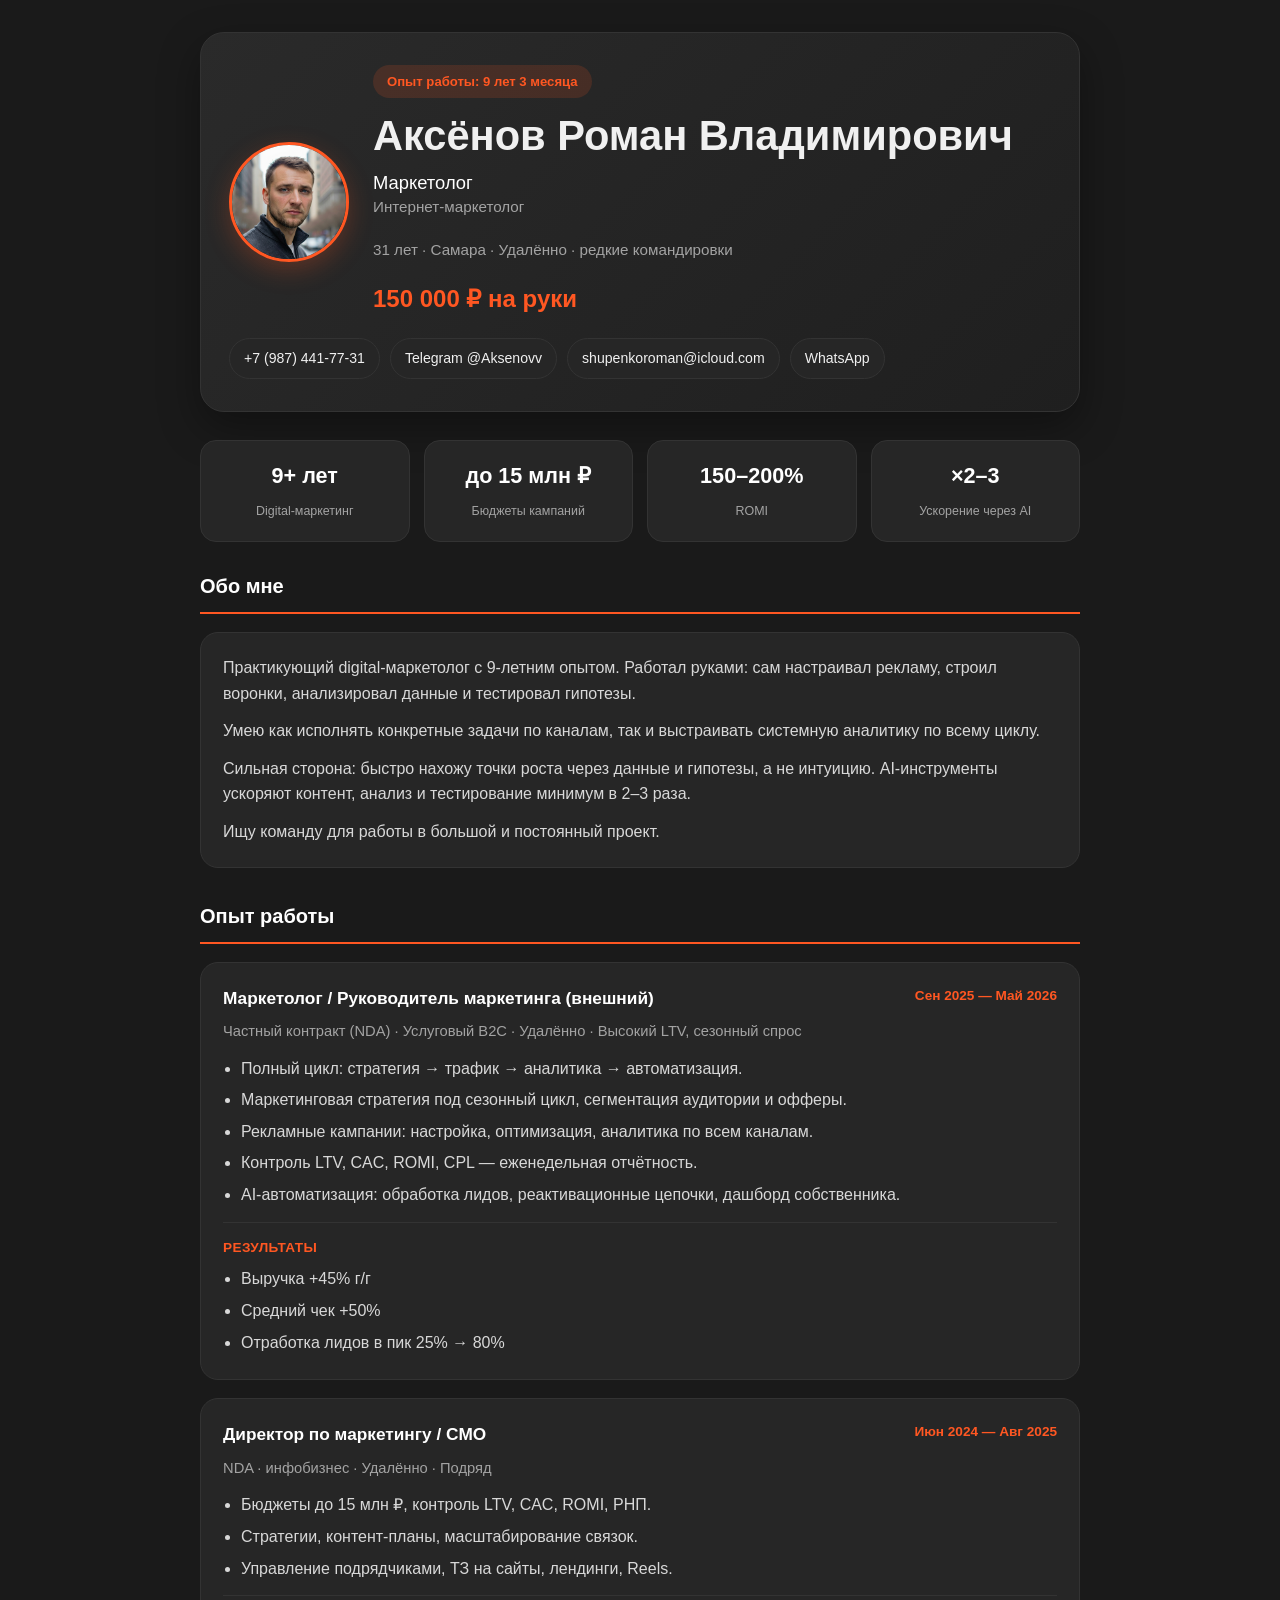
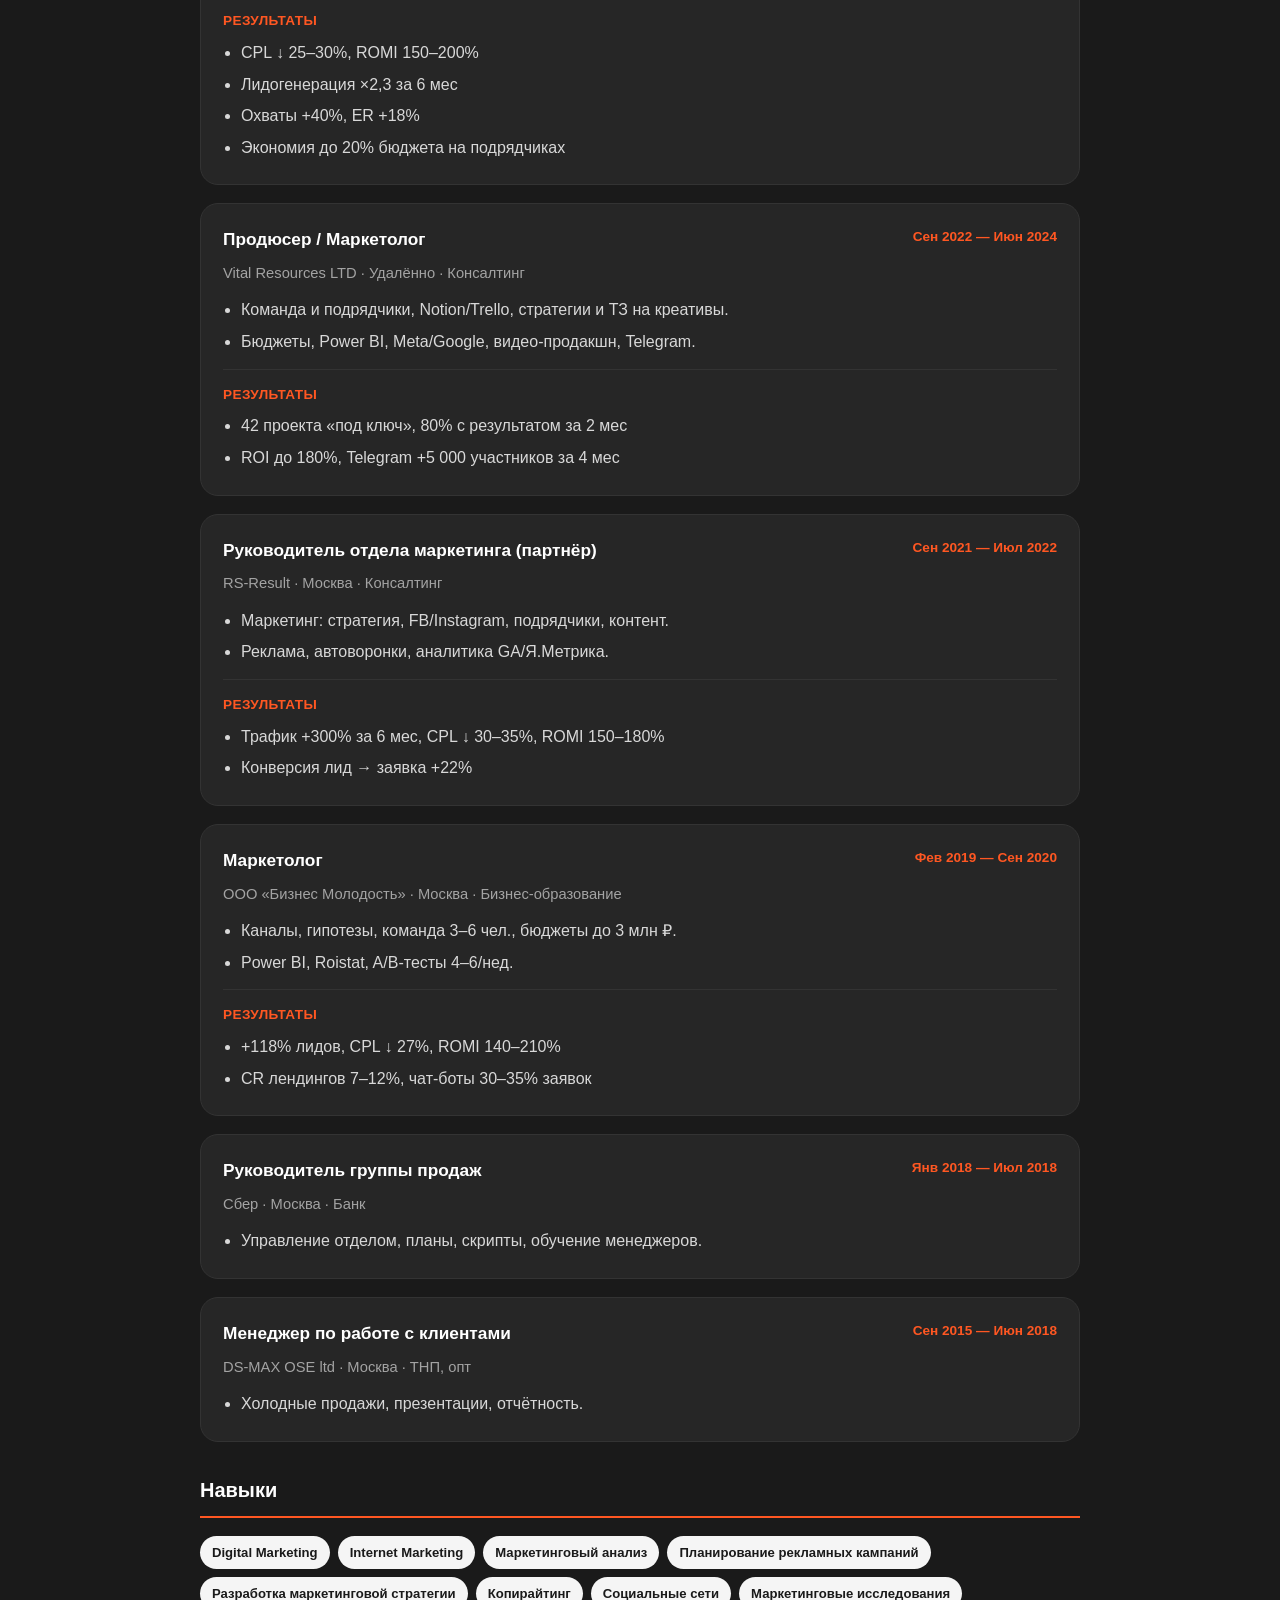
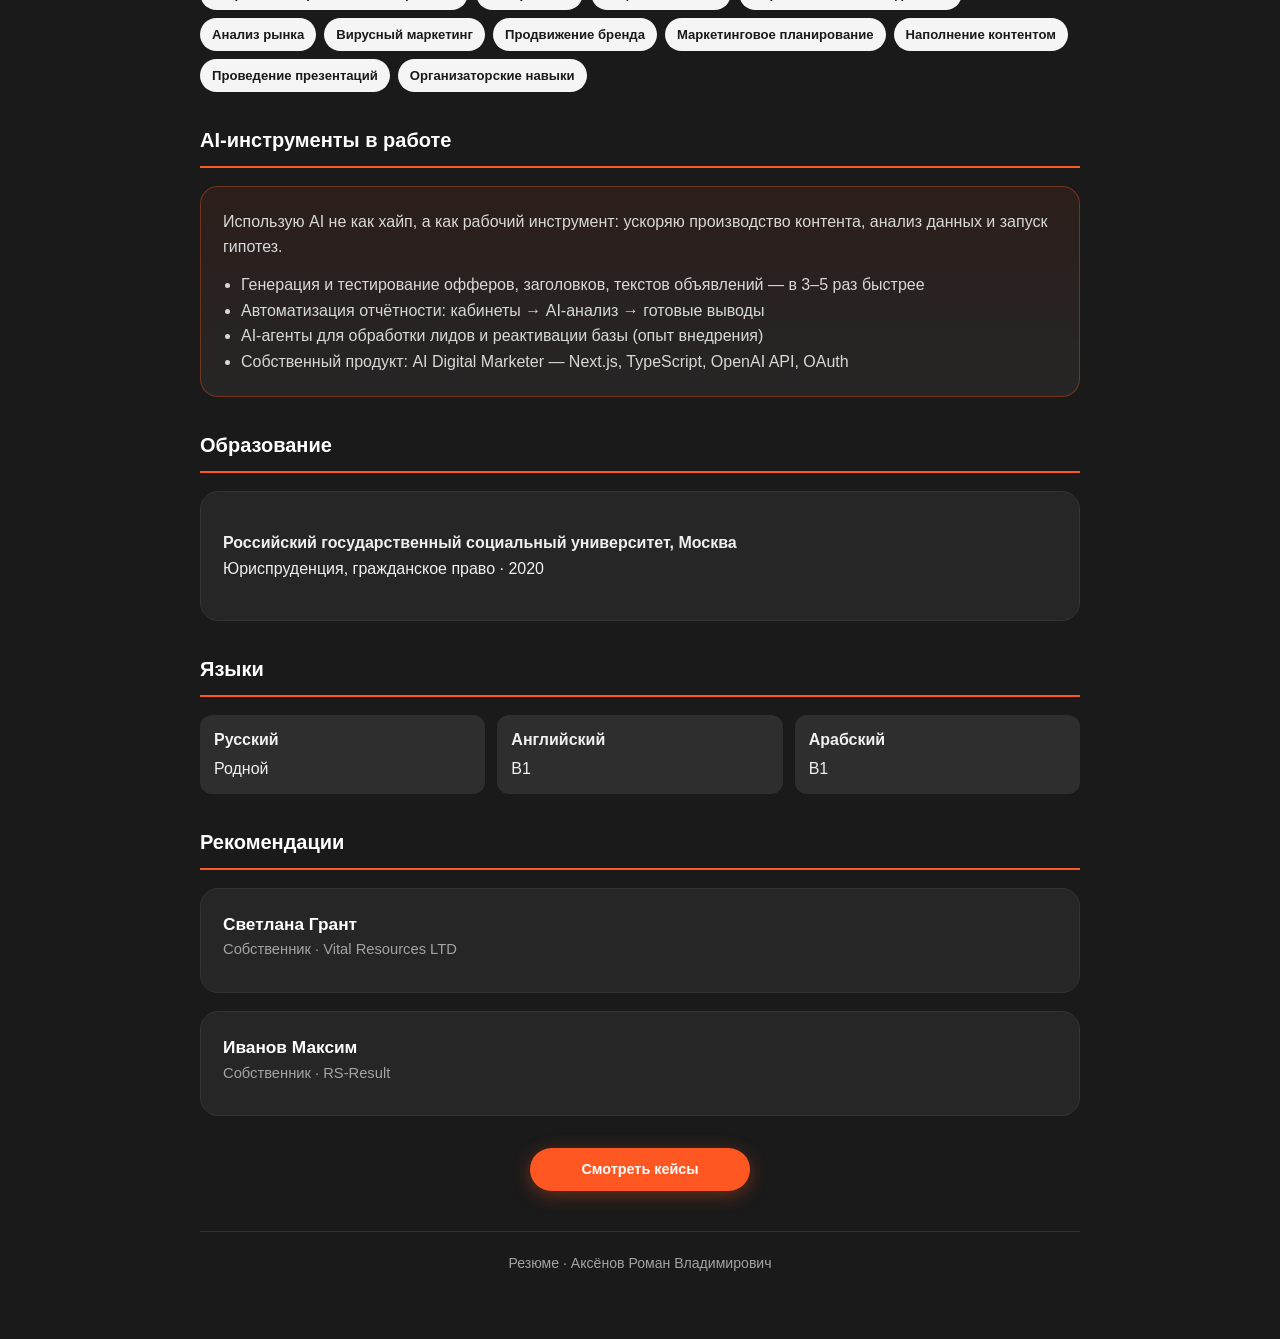
<file: resume/marketer.html>
<!DOCTYPE html>
<html lang="ru">
<head>
  <meta charset="UTF-8">
  <meta name="viewport" content="width=device-width, initial-scale=1.0">
  <title>Аксёнов Роман — Маркетолог</title>
  <meta name="description" content="Резюме: маркетолог. 9+ лет digital, performance, воронки, CRM, AI-инструменты.">
  <style>
:root {
  --bg: #1a1a1a;
  --card: #262626;
  --card-soft: #2e2e2e;
  --text: #f0f0f0;
  --muted: #a3a3a3;
  --accent: #ff5722;
  --accent-soft: rgba(255, 87, 34, 0.15);
  --border: #333;
}

*, *::before, *::after { box-sizing: border-box; }

body {
  margin: 0;
  background: var(--bg);
  color: var(--text);
  font-family: "Segoe UI", Roboto, Helvetica, Arial, sans-serif;
  line-height: 1.6;
}

a { color: var(--accent); }

.container {
  max-width: 920px;
  margin: 0 auto;
  padding: 32px 20px 64px;
}

.topbar {
  position: sticky;
  top: 0;
  z-index: 10;
  backdrop-filter: blur(10px);
  background: rgba(26, 26, 26, 0.92);
  border-bottom: 1px solid var(--border);
}

.topbar-inner {
  max-width: 920px;
  margin: 0 auto;
  padding: 14px 20px;
  display: flex;
  justify-content: space-between;
  align-items: center;
  gap: 12px;
  flex-wrap: wrap;
}

.topbar-links {
  display: flex;
  gap: 10px;
  flex-wrap: wrap;
}

.btn {
  display: inline-flex;
  align-items: center;
  justify-content: center;
  gap: 8px;
  padding: 10px 18px;
  border-radius: 999px;
  font-size: 0.9rem;
  font-weight: 600;
  text-decoration: none;
  border: none;
  cursor: pointer;
  transition: transform 0.2s ease, box-shadow 0.2s ease;
}

.btn-primary {
  background: var(--accent);
  color: #fff;
  box-shadow: 0 4px 18px rgba(255, 87, 34, 0.35);
}

.btn-primary:hover {
  transform: translateY(-2px);
  box-shadow: 0 8px 24px rgba(255, 87, 34, 0.45);
}

.btn-ghost {
  background: var(--card);
  color: var(--text);
  border: 1px solid var(--border);
}

.btn-ghost:hover { border-color: var(--accent); }

.hero {
  background: linear-gradient(135deg, #2a2a2a 0%, #1f1f1f 100%);
  border: 1px solid var(--border);
  border-radius: 24px;
  padding: 32px 28px;
  margin-bottom: 28px;
  box-shadow: 0 16px 40px rgba(0, 0, 0, 0.35);
}

.hero-top {
  display: flex;
  align-items: center;
  gap: 24px;
  flex-wrap: wrap;
}

.hero-avatar {
  width: 120px;
  height: 120px;
  border-radius: 50%;
  object-fit: cover;
  border: 3px solid var(--accent);
  box-shadow: 0 8px 24px rgba(255, 87, 34, 0.25);
  flex-shrink: 0;
}

.hero-info { flex: 1; min-width: 220px; }

.hub-avatar {
  width: 100px;
  height: 100px;
  border-radius: 50%;
  object-fit: cover;
  border: 3px solid var(--accent);
  box-shadow: 0 8px 24px rgba(255, 87, 34, 0.25);
  margin-bottom: 16px;
}

.cases-cta {
  text-align: center;
  margin-top: 8px;
  margin-bottom: 32px;
}

.cases-cta .btn { min-width: 220px; }

.hero-badge {
  display: inline-block;
  background: var(--accent-soft);
  color: var(--accent);
  padding: 6px 14px;
  border-radius: 999px;
  font-size: 0.82rem;
  font-weight: 700;
  margin-bottom: 14px;
}

.hero h1 {
  margin: 0 0 8px;
  font-size: clamp(1.8rem, 4vw, 2.6rem);
  line-height: 1.15;
}

.hero-role {
  font-size: 1.15rem;
  color: #fff;
  margin: 0 0 6px;
}

.hero-meta {
  color: var(--muted);
  margin: 0 0 18px;
  font-size: 0.95rem;
}

.hero-salary {
  font-size: 1.5rem;
  font-weight: 800;
  color: var(--accent);
  margin: 0 0 20px;
}

.contacts {
  display: flex;
  flex-wrap: wrap;
  gap: 10px;
}

.contact-chip {
  display: inline-flex;
  align-items: center;
  padding: 8px 14px;
  border-radius: 999px;
  background: var(--card);
  border: 1px solid var(--border);
  color: var(--text);
  text-decoration: none;
  font-size: 0.88rem;
}

.contact-chip:hover { border-color: var(--accent); }

.metrics {
  display: grid;
  grid-template-columns: repeat(auto-fit, minmax(140px, 1fr));
  gap: 14px;
  margin-bottom: 28px;
}

.metric {
  background: var(--card);
  border: 1px solid var(--border);
  border-radius: 16px;
  padding: 18px 16px;
  text-align: center;
}

.metric-value {
  display: block;
  font-size: 1.35rem;
  font-weight: 800;
  color: #fff;
  margin-bottom: 4px;
}

.metric-label {
  font-size: 0.78rem;
  color: var(--muted);
}

.section {
  margin-bottom: 32px;
}

.section h2 {
  margin: 0 0 18px;
  font-size: 1.25rem;
  color: #fff;
  padding-bottom: 10px;
  border-bottom: 2px solid var(--accent);
}

.timeline { display: flex; flex-direction: column; gap: 18px; }

.job {
  background: var(--card);
  border: 1px solid var(--border);
  border-radius: 18px;
  padding: 22px 22px 18px;
  transition: transform 0.25s ease, box-shadow 0.25s ease;
}

.job:hover {
  transform: translateY(-2px);
  box-shadow: 0 12px 28px rgba(255, 87, 34, 0.08);
}

.job-header {
  display: flex;
  justify-content: space-between;
  gap: 12px;
  flex-wrap: wrap;
  margin-bottom: 8px;
}

.job-title {
  margin: 0;
  font-size: 1.08rem;
  color: #fff;
}

.job-period {
  color: var(--accent);
  font-size: 0.85rem;
  font-weight: 700;
  white-space: nowrap;
}

.job-company {
  color: var(--muted);
  font-size: 0.92rem;
  margin: 0 0 12px;
}

.job ul {
  margin: 0;
  padding-left: 18px;
  color: #d8d8d8;
}

.job li { margin-bottom: 6px; }

.job-results {
  margin-top: 14px;
  padding-top: 14px;
  border-top: 1px solid var(--border);
}

.job-results strong {
  display: block;
  margin-bottom: 8px;
  color: var(--accent);
  font-size: 0.85rem;
  text-transform: uppercase;
  letter-spacing: 0.4px;
}

.tags {
  display: flex;
  flex-wrap: wrap;
  gap: 8px;
}

.tag {
  background: #f5f5f5;
  color: #1a1a1a;
  padding: 6px 12px;
  border-radius: 999px;
  font-size: 0.82rem;
  font-weight: 600;
}

.about, .ai-block, .education-block {
  background: var(--card);
  border: 1px solid var(--border);
  border-radius: 18px;
  padding: 22px;
}

.about p, .ai-block p { margin: 0 0 12px; color: #d8d8d8; }
.about p:last-child, .ai-block p:last-child { margin-bottom: 0; }

.ai-block {
  border-color: rgba(255, 87, 34, 0.35);
  background: linear-gradient(180deg, rgba(255, 87, 34, 0.08) 0%, var(--card) 100%);
}

.ai-block h3 {
  margin: 0 0 12px;
  color: var(--accent);
  font-size: 1rem;
}

.ai-block ul {
  margin: 0;
  padding-left: 18px;
  color: #d8d8d8;
}

.lang-grid {
  display: grid;
  grid-template-columns: repeat(auto-fit, minmax(180px, 1fr));
  gap: 12px;
}

.lang-item {
  background: var(--card-soft);
  border-radius: 12px;
  padding: 12px 14px;
}

.lang-item strong { display: block; margin-bottom: 4px; }

.hub-header {
  text-align: center;
  margin-bottom: 36px;
}

.hub-header h1 {
  font-size: clamp(1.8rem, 4vw, 2.4rem);
  margin: 0 0 10px;
}

.hub-header p {
  color: var(--muted);
  margin: 0;
}

.hub-grid {
  display: grid;
  grid-template-columns: repeat(auto-fit, minmax(280px, 1fr));
  gap: 24px;
}

.hub-card {
  background: var(--card);
  border: 1px solid var(--border);
  border-radius: 20px;
  padding: 28px 24px;
  display: flex;
  flex-direction: column;
  gap: 14px;
  transition: transform 0.3s ease, box-shadow 0.3s ease;
}

.hub-card:hover {
  transform: translateY(-4px);
  box-shadow: 0 16px 36px rgba(255, 87, 34, 0.12);
}

.hub-card h2 {
  margin: 0;
  font-size: 1.25rem;
  color: #fff;
}

.hub-card p {
  margin: 0;
  color: var(--muted);
  flex-grow: 1;
}

.hub-card .salary {
  font-size: 1.3rem;
  font-weight: 800;
  color: var(--accent);
}

.hub-actions {
  display: flex;
  flex-direction: column;
  gap: 10px;
}

.site-footer {
  margin-top: 40px;
  padding-top: 20px;
  border-top: 1px solid var(--border);
  text-align: center;
  color: var(--muted);
  font-size: 0.88rem;
}

@media (max-width: 768px) {
  .container { padding: 24px 16px 48px; }
  .hero { padding: 24px 18px; }
  .hero-top { justify-content: center; text-align: center; }
  .hero-info { min-width: 100%; }
  .job { padding: 18px 16px; }
}

  </style>
</head>
<body>
<main class="container">
<section class="hero">
<div class="hero-top">
<img class="hero-avatar" src="images/ava.png" alt="Аксёнов Роман Владимирович">
<div class="hero-info">
<span class="hero-badge">Опыт работы: 9 лет 3 месяца</span>
<h1>Аксёнов Роман Владимирович</h1>
<p class="hero-role">Маркетолог</p>
<p class="hero-meta" style="margin-top:-8px;">Интернет-маркетолог</p>
<p class="hero-meta">31 лет · Самара · Удалённо · редкие командировки</p>
<p class="hero-salary">150 000 ₽ на руки</p>
</div></div>
<div class="contacts">
<a class="contact-chip" href="tel:+7(987)441-77-31">+7 (987) 441-77-31</a>
<a class="contact-chip" href="https://t.me/Aksenovv" target="_blank" rel="noopener">Telegram @Aksenovv</a>
<a class="contact-chip" href="mailto:shupenkoroman@icloud.com">shupenkoroman@icloud.com</a>
<a class="contact-chip" href="https://wa.me/6282266071030" target="_blank" rel="noopener">WhatsApp</a>
</div></section>
<div class="metrics"><div class="metric"><span class="metric-value">9+ лет</span><span class="metric-label">Digital-маркетинг</span></div><div class="metric"><span class="metric-value">до 15 млн ₽</span><span class="metric-label">Бюджеты кампаний</span></div><div class="metric"><span class="metric-value">150–200%</span><span class="metric-label">ROMI</span></div><div class="metric"><span class="metric-value">×2–3</span><span class="metric-label">Ускорение через AI</span></div></div>
<section class="section"><h2>Обо мне</h2><div class="about"><p>Практикующий digital-маркетолог с 9-летним опытом. Работал руками: сам настраивал рекламу, строил воронки, анализировал данные и тестировал гипотезы.</p><p>Умею как исполнять конкретные задачи по каналам, так и выстраивать системную аналитику по всему циклу.</p><p>Сильная сторона: быстро нахожу точки роста через данные и гипотезы, а не интуицию. AI-инструменты ускоряют контент, анализ и тестирование минимум в 2–3 раза.</p><p>Ищу команду для работы в большой и постоянный проект.</p></div></section>
<section class="section"><h2>Опыт работы</h2><div class="timeline"><article class="job">
<div class="job-header">
<h3 class="job-title">Маркетолог / Руководитель маркетинга (внешний)</h3>
<span class="job-period">Сен 2025 — Май 2026</span>
</div>
<p class="job-company">Частный контракт (NDA) · Услуговый B2C · Удалённо · Высокий LTV, сезонный спрос</p>
<ul><li>Полный цикл: стратегия → трафик → аналитика → автоматизация.</li><li>Маркетинговая стратегия под сезонный цикл, сегментация аудитории и офферы.</li><li>Рекламные кампании: настройка, оптимизация, аналитика по всем каналам.</li><li>Контроль LTV, CAC, ROMI, CPL — еженедельная отчётность.</li><li>AI-автоматизация: обработка лидов, реактивационные цепочки, дашборд собственника.</li></ul>
<div class="job-results"><strong>Результаты</strong><ul><li>Выручка +45% г/г</li><li>Средний чек +50%</li><li>Отработка лидов в пик 25% → 80%</li></ul></div>
</article><article class="job">
<div class="job-header">
<h3 class="job-title">Директор по маркетингу / CMO</h3>
<span class="job-period">Июн 2024 — Авг 2025</span>
</div>
<p class="job-company">NDA · инфобизнес · Удалённо · Подряд</p>
<ul><li>Бюджеты до 15 млн ₽, контроль LTV, CAC, ROMI, РНП.</li><li>Стратегии, контент-планы, масштабирование связок.</li><li>Управление подрядчиками, ТЗ на сайты, лендинги, Reels.</li></ul>
<div class="job-results"><strong>Результаты</strong><ul><li>CPL ↓ 25–30%, ROMI 150–200%</li><li>Лидогенерация ×2,3 за 6 мес</li><li>Охваты +40%, ER +18%</li><li>Экономия до 20% бюджета на подрядчиках</li></ul></div>
</article><article class="job">
<div class="job-header">
<h3 class="job-title">Продюсер / Маркетолог</h3>
<span class="job-period">Сен 2022 — Июн 2024</span>
</div>
<p class="job-company">Vital Resources LTD · Удалённо · Консалтинг</p>
<ul><li>Команда и подрядчики, Notion/Trello, стратегии и ТЗ на креативы.</li><li>Бюджеты, Power BI, Meta/Google, видео-продакшн, Telegram.</li></ul>
<div class="job-results"><strong>Результаты</strong><ul><li>42 проекта «под ключ», 80% с результатом за 2 мес</li><li>ROI до 180%, Telegram +5 000 участников за 4 мес</li></ul></div>
</article><article class="job">
<div class="job-header">
<h3 class="job-title">Руководитель отдела маркетинга (партнёр)</h3>
<span class="job-period">Сен 2021 — Июл 2022</span>
</div>
<p class="job-company">RS-Result · Москва · Консалтинг</p>
<ul><li>Маркетинг: стратегия, FB/Instagram, подрядчики, контент.</li><li>Реклама, автоворонки, аналитика GA/Я.Метрика.</li></ul>
<div class="job-results"><strong>Результаты</strong><ul><li>Трафик +300% за 6 мес, CPL ↓ 30–35%, ROMI 150–180%</li><li>Конверсия лид → заявка +22%</li></ul></div>
</article><article class="job">
<div class="job-header">
<h3 class="job-title">Маркетолог</h3>
<span class="job-period">Фев 2019 — Сен 2020</span>
</div>
<p class="job-company">ООО «Бизнес Молодость» · Москва · Бизнес-образование</p>
<ul><li>Каналы, гипотезы, команда 3–6 чел., бюджеты до 3 млн ₽.</li><li>Power BI, Roistat, A/B-тесты 4–6/нед.</li></ul>
<div class="job-results"><strong>Результаты</strong><ul><li>+118% лидов, CPL ↓ 27%, ROMI 140–210%</li><li>CR лендингов 7–12%, чат-боты 30–35% заявок</li></ul></div>
</article><article class="job">
<div class="job-header">
<h3 class="job-title">Руководитель группы продаж</h3>
<span class="job-period">Янв 2018 — Июл 2018</span>
</div>
<p class="job-company">Сбер · Москва · Банк</p>
<ul><li>Управление отделом, планы, скрипты, обучение менеджеров.</li></ul>

</article><article class="job">
<div class="job-header">
<h3 class="job-title">Менеджер по работе с клиентами</h3>
<span class="job-period">Сен 2015 — Июн 2018</span>
</div>
<p class="job-company">DS-MAX OSE ltd · Москва · ТНП, опт</p>
<ul><li>Холодные продажи, презентации, отчётность.</li></ul>

</article></div></section>
<section class="section"><h2>Навыки</h2><div class="tags"><span class="tag">Digital Marketing</span><span class="tag">Internet Marketing</span><span class="tag">Маркетинговый анализ</span><span class="tag">Планирование рекламных кампаний</span><span class="tag">Разработка маркетинговой стратегии</span><span class="tag">Копирайтинг</span><span class="tag">Социальные сети</span><span class="tag">Маркетинговые исследования</span><span class="tag">Анализ рынка</span><span class="tag">Вирусный маркетинг</span><span class="tag">Продвижение бренда</span><span class="tag">Маркетинговое планирование</span><span class="tag">Наполнение контентом</span><span class="tag">Проведение презентаций</span><span class="tag">Организаторские навыки</span></div></section>
<section class="section"><h2>AI-инструменты в работе</h2><div class="ai-block"><p>Использую AI не как хайп, а как рабочий инструмент: ускоряю производство контента, анализ данных и запуск гипотез.</p><ul><li>Генерация и тестирование офферов, заголовков, текстов объявлений — в 3–5 раз быстрее</li><li>Автоматизация отчётности: кабинеты → AI-анализ → готовые выводы</li><li>AI-агенты для обработки лидов и реактивации базы (опыт внедрения)</li><li>Собственный продукт: AI Digital Marketer — Next.js, TypeScript, OpenAI API, OAuth</li></ul></div></section>
<section class="section"><h2>Образование</h2><div class="education-block"><p><strong>Российский государственный социальный университет, Москва</strong><br>Юриспруденция, гражданское право · 2020</p></div></section>
<section class="section"><h2>Языки</h2><div class="lang-grid"><div class="lang-item"><strong>Русский</strong>Родной</div><div class="lang-item"><strong>Английский</strong>B1</div><div class="lang-item"><strong>Арабский</strong>B1</div></div></section>
<section class="section"><h2>Рекомендации</h2><div class="timeline"><article class="job"><h3 class="job-title">Светлана Грант</h3><p class="job-company">Собственник · Vital Resources LTD</p></article><article class="job"><h3 class="job-title">Иванов Максим</h3><p class="job-company">Собственник · RS-Result</p></article></div></section>
<section class="cases-cta">
<a href="https://projectretr0.github.io/cases/" class="btn btn-primary" target="_blank" rel="noopener">Смотреть кейсы</a>
</section>
<footer class="site-footer">Резюме · Аксёнов Роман Владимирович</footer>
</main>
</body>
</html>
</file>
